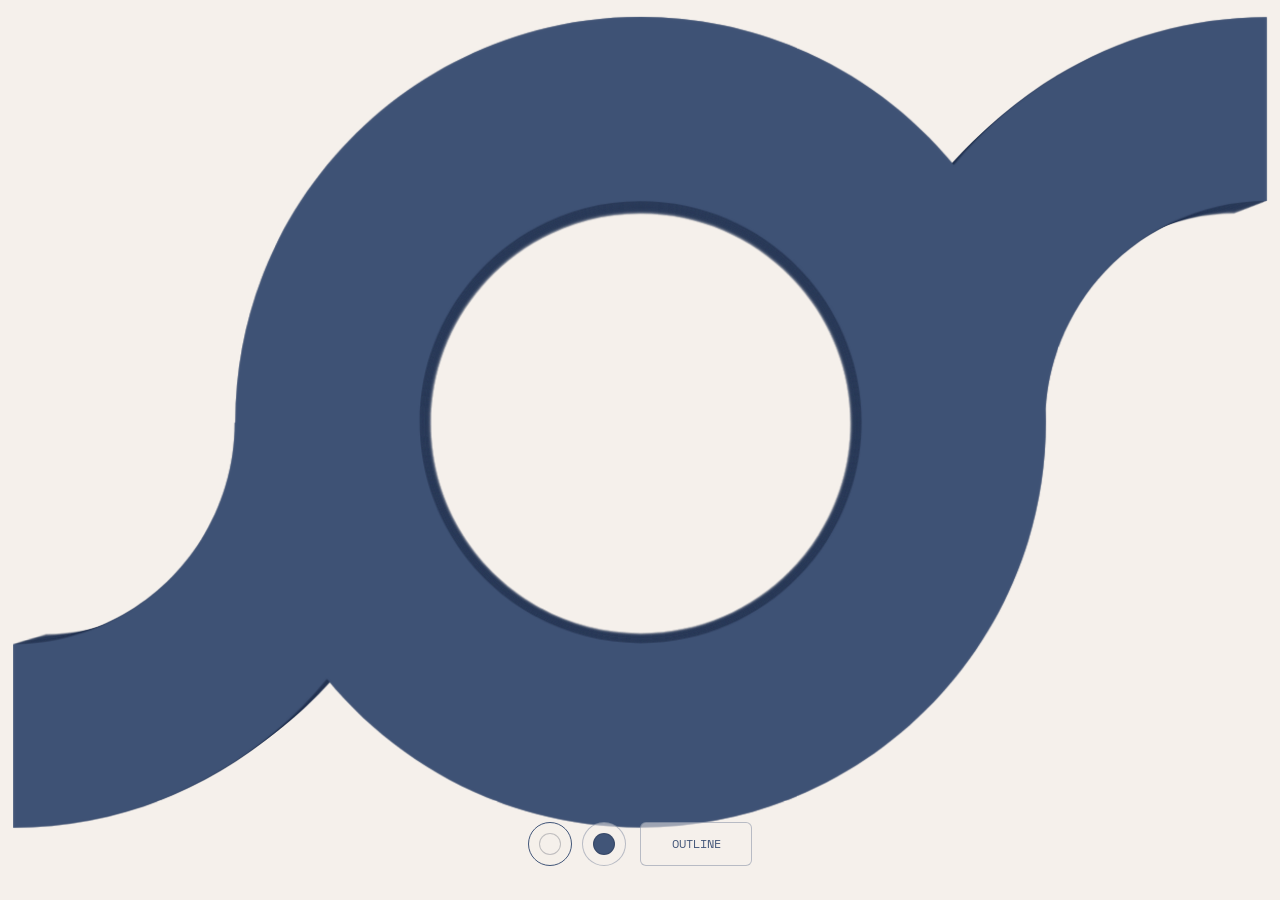
<file: torck_loop_embed/index.html>
<!doctype html>
<html lang="de">
<head>
<meta charset="utf-8">
<meta name="viewport" content="width=device-width, initial-scale=1">
<title>Torck Loop Embed</title>
<link rel="stylesheet" href="torck-loop.css">
<style>
  html,
  body {
    margin: 0;
    min-height: 100%;
  }

  body {
    background: #f5f0eb;
  }
</style>
</head>
<body>
  <section class="torck-loop-demo">
    <div class="torck-loop" data-torck-loop>
      <div class="torck-loop__stage">
        <div class="torck-loop__object"></div>
      </div>

      <div class="torck-loop__controls" aria-label="Torck Loop Darstellung">
        <div class="torck-loop__color-controls" aria-label="Hintergrundfarbe">
          <button type="button" data-torck-theme="cream" aria-label="Cream Hintergrund" aria-pressed="true">
            <span class="torck-loop__swatch torck-loop__swatch--cream"></span>
          </button>
          <button type="button" data-torck-theme="slate" aria-label="Slate Blue Hintergrund" aria-pressed="false">
            <span class="torck-loop__swatch torck-loop__swatch--slate"></span>
          </button>
        </div>

        <div class="torck-loop__loop-color-controls" aria-label="Loop Farbe auf blauem Hintergrund">
          <button type="button" data-torck-loop-color="yellow" aria-label="Electric Yellow Loop" aria-pressed="true">
            <span class="torck-loop__swatch torck-loop__swatch--yellow"></span>
          </button>
          <button type="button" data-torck-loop-color="cream" aria-label="Cream Loop" aria-pressed="false">
            <span class="torck-loop__swatch torck-loop__swatch--cream"></span>
          </button>
        </div>

        <button class="torck-loop__mode-button" type="button" data-torck-mode-toggle aria-label="Filled oder Outline wechseln" aria-pressed="false">
          <span data-torck-mode-label>Outline</span>
        </button>
      </div>
    </div>
  </section>

  <script src="torck-loop.js"></script>
</body>
</html>
</file>
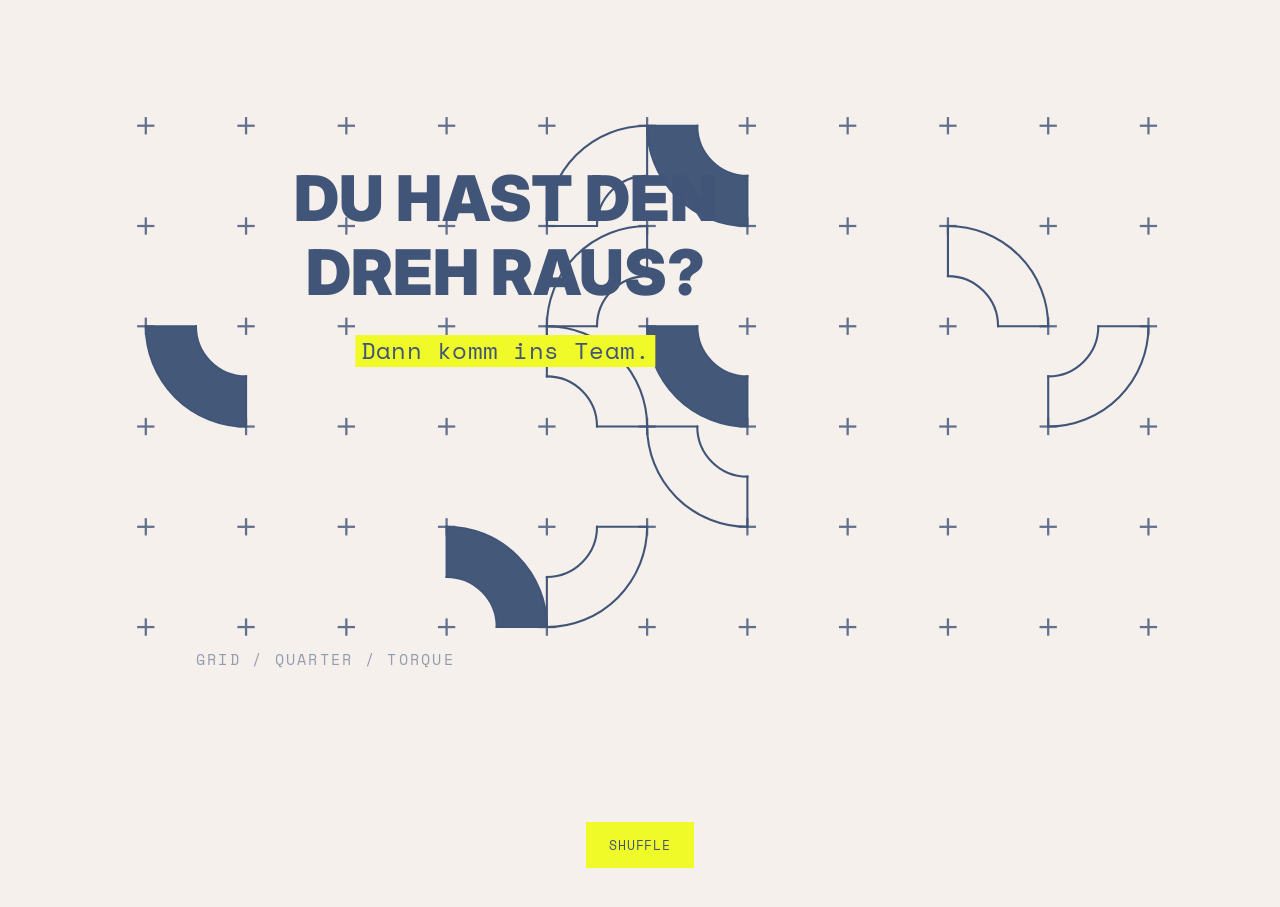
<file: torck_playground_embed/index.html>
<!doctype html>
<html lang="de">
<head>
<meta charset="utf-8" />
<meta name="viewport" content="width=device-width, initial-scale=1" />
<title>torck Playground Embed</title>
<link rel="stylesheet" href="torck-playground.css" />
</head>
<body>
  <main>
    <section class="torck-playground" aria-label="torck Code mit Drehmoment Playground">
      <div class="torck-playground__frame">
        <div class="torck-playground__copy" aria-label="Editierbare Headline und Subline">
          <div class="torck-playground__text-flow">
            <div class="torck-playground__headline" contenteditable="true" spellcheck="false">DU HAST DEN<br>DREH RAUS?</div>
          </div>
          <div class="torck-playground__subline" contenteditable="true" spellcheck="false">Dann komm ins Team.</div>
        </div>
        <svg class="torck-playground__motion" viewBox="0 0 960 600" role="img" aria-labelledby="torckMotionTitle">
          <title id="torckMotionTitle">Quarter-Module ordnen sich im Raster erst zu Kreisen und dann zu einem finalen Kreis.</title>
          <g data-torck-grid></g>
          <g data-torck-quarters></g>
          <text class="torck-playground__status" x="126" y="500">GRID / QUARTER / TORQUE</text>
        </svg>
      </div>
      <div class="torck-playground__controls">
        <button class="torck-playground__button" type="button" data-torck-shuffle>Shuffle</button>
      </div>
    </section>
  </main>
  <script src="torck-playground.js"></script>
</body>
</html>
</file>
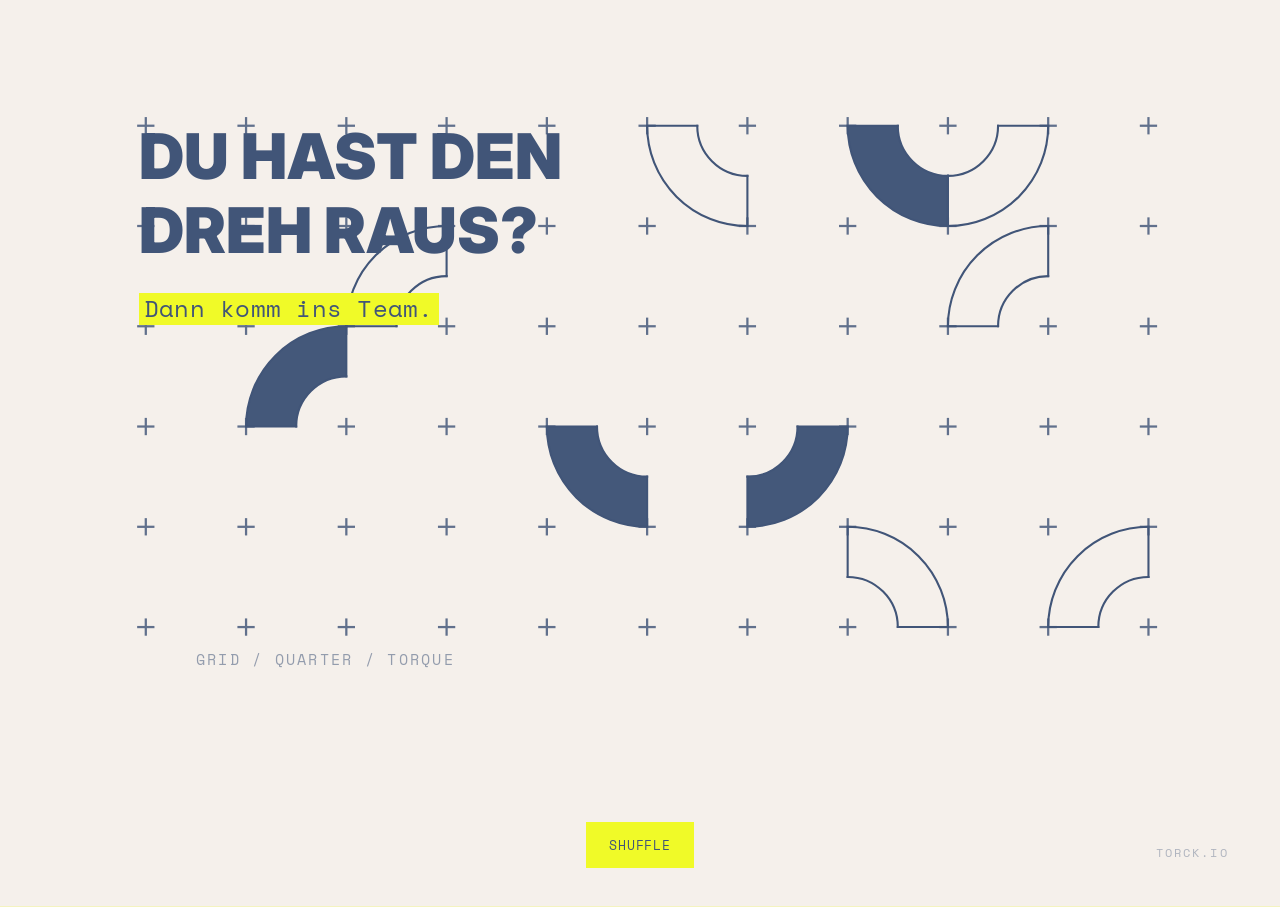
<file: torck_code_mit_drehmoment_hero.html>
<!doctype html>
<html lang="de">
<head>
<meta charset="utf-8" />
<meta name="viewport" content="width=device-width, initial-scale=1" />
<title>torck - Code mit Drehmoment</title>
<style>
  @font-face {
    font-family: "Inter";
    src: url("Fonts/Inter_28pt-Regular.ttf") format("truetype");
    font-weight: 400;
  }
  @font-face {
    font-family: "Inter";
    src: url("Fonts/Inter_28pt-Black.ttf") format("truetype");
    font-weight: 900;
  }
  @font-face {
    font-family: "Space Mono";
    src: url("Fonts/SpaceMono-Regular.ttf") format("truetype");
    font-weight: 400;
  }

  :root {
    --slate: #415578;
    --yellow: #f0fa28;
    --cream: #f5f0eb;
    --ink: #172033;
    --active-bg: var(--slate);
    --active-grid: var(--yellow);
    --active-quarter: var(--yellow);
    --active-headline: var(--cream);
    --active-status: rgba(240, 250, 40, 0.56);
  }

  * { box-sizing: border-box; }
  html, body { margin: 0; min-height: 100%; }
  body {
    font-family: "Inter", system-ui, sans-serif;
    background: var(--active-bg);
    color: var(--cream);
    -webkit-font-smoothing: antialiased;
    transition: background 520ms ease;
  }

  .hero {
    min-height: 100svh;
    display: flex;
    flex-direction: column;
    justify-content: center;
    gap: clamp(18px, 2.5vw, 34px);
    padding: clamp(20px, 3vw, 40px);
    overflow: hidden;
    position: relative;
  }

  .hero::after {
    content: "";
    position: absolute;
    left: 0;
    right: 0;
    bottom: 0;
    height: 1px;
    background: rgba(240, 250, 40, 0.22);
  }

  button {
    height: 46px;
    padding: 0 22px;
    border-radius: 0;
    border: 1px solid var(--yellow);
    background: var(--yellow);
    color: var(--slate);
    font: 400 13px/1 "Space Mono", monospace;
    letter-spacing: 0.06em;
    text-transform: uppercase;
    display: inline-flex;
    align-items: center;
    gap: 10px;
    cursor: pointer;
  }

  .playground-controls {
    display: flex;
    justify-content: center;
    align-items: center;
    min-height: 46px;
  }

  .stage {
    width: min(100%, 1440px);
    min-height: min(78svh, 820px);
    position: relative;
    display: grid;
    place-items: center;
    --motion-w: min(100%, 1380px);
    --grid-unit: calc(var(--motion-w) / 12);
    margin: 0 auto;
  }

  .playground-frame {
    position: relative;
    width: var(--motion-w);
    aspect-ratio: 16 / 10;
    overflow: hidden;
  }

  .stage-copy {
    position: absolute;
    z-index: 3;
    left: var(--copy-left, calc(var(--grid-unit) * 1));
    right: var(--copy-right, auto);
    top: var(--copy-top, calc(var(--grid-unit) * 1.2));
    bottom: var(--copy-bottom, auto);
    width: calc(var(--grid-unit) * 10);
    color: var(--cream);
    pointer-events: none;
    transition:
      left 760ms cubic-bezier(.58, 0, .14, 1),
      right 760ms cubic-bezier(.58, 0, .14, 1),
      top 760ms cubic-bezier(.58, 0, .14, 1),
      bottom 760ms cubic-bezier(.58, 0, .14, 1),
      transform 760ms cubic-bezier(.58, 0, .14, 1);
  }

  .stage-copy::before {
    content: "";
    float: right;
    width: calc(var(--grid-unit) * 2.35);
    height: calc(var(--grid-unit) * 2.35);
    margin-top: calc(var(--grid-unit) * 1.2);
    margin-left: calc(var(--grid-unit) * 0.25);
    shape-outside: circle(50%);
    border-radius: 50%;
  }

  .stage-text-flow {
    display: flow-root;
  }

  .stage-headline,
  .stage-subline {
    pointer-events: auto;
    outline: none;
  }

  .stage-headline {
    font-size: clamp(46px, 7vw, 96px);
    line-height: 0.82;
    font-weight: 900;
    letter-spacing: 0;
    text-transform: uppercase;
    font-variant-caps: all-small-caps;
    margin: 0;
    max-width: 100%;
    color: var(--active-headline);
  }

  .stage-subline {
    display: inline-block;
    width: auto;
    max-width: calc(var(--grid-unit) * 8);
    background: var(--yellow);
    color: var(--slate);
    font-family: "Space Mono", monospace;
    font-size: clamp(16px, 1.9vw, 26px);
    line-height: 1.08;
    font-weight: 400;
    letter-spacing: 0.01em;
    margin-top: clamp(22px, 3.2vw, 36px);
    padding: 0.08em 0.22em 0.14em;
    box-decoration-break: clone;
    -webkit-box-decoration-break: clone;
    white-space: nowrap;
    overflow: visible;
  }

  .stage-copy.is-center .stage-subline {
    margin-left: auto;
    margin-right: auto;
  }

  .stage-copy.is-right .stage-subline {
    margin-left: auto;
  }

  .stage-subline br {
    display: none;
  }

  .stage-headline:focus,
  .stage-subline:focus {
    text-shadow: 0 0 0.01px var(--cream);
  }

  .motion {
    width: 100%;
    height: 100%;
    aspect-ratio: 16 / 10;
    overflow: visible;
  }

  .grid-plus {
    stroke: var(--active-grid);
    stroke-width: 1.8;
    stroke-linecap: square;
    opacity: 0.82;
  }

  .quarter {
    transform-box: fill-box;
    transform-origin: 50% 50%;
    opacity: 0;
    transition:
      transform 980ms cubic-bezier(.58, 0, .14, 1),
      opacity 360ms ease;
  }

  .quarter path {
    fill: none;
    stroke: var(--active-quarter);
    stroke-width: 2.1;
    stroke-linecap: square;
    stroke-linejoin: miter;
    vector-effect: non-scaling-stroke;
  }

  .quarter .fill {
    fill: var(--active-quarter);
    stroke: none;
    opacity: 0.98;
  }

  .quarter.visible {
    opacity: 1;
  }

  .quarter.final {
    opacity: 0.78;
  }

  .quarter.final:nth-child(3n + 1) {
    opacity: 1;
  }

  #quarters.spinning {
    transform-box: view-box;
    transform-origin: var(--spin-x, 646px) var(--spin-y, 310px);
    animation: ringSpin 5600ms linear infinite;
  }

  @keyframes ringSpin {
    from { transform: rotate(0deg); }
    to { transform: rotate(360deg); }
  }


  .status {
    font-family: "Space Mono", monospace;
    fill: var(--active-status);
    font-size: 12px;
    letter-spacing: 0.15em;
  }

  .corner {
    position: absolute;
    right: clamp(24px, 4vw, 54px);
    bottom: clamp(20px, 4vw, 48px);
    color: var(--active-status);
    opacity: 0.7;
    font: 12px/1 "Space Mono", monospace;
    letter-spacing: 0.18em;
    text-transform: uppercase;
  }

  @media (max-width: 980px) {
    .hero {
      padding: 18px 14px 28px;
    }

    .stage {
      min-height: 74svh;
      --motion-w: 112vw;
    }

    .stage-copy {
      width: 88%;
    }

    .stage-copy::before {
      width: calc(var(--grid-unit) * 2.1);
      height: calc(var(--grid-unit) * 2.1);
      margin-top: calc(var(--grid-unit) * 1.35);
    }

    .stage-headline {
      font-size: clamp(40px, 13vw, 62px);
    }

    .stage-subline {
      font-size: clamp(15px, 4.5vw, 21px);
      margin-top: 18px;
    }

    .motion {
      width: 100%;
    }
  }

  @media (prefers-reduced-motion: reduce) {
    .quarter { transition: none; }
  }
</style>
</head>
<body>
  <main class="hero">
    <section class="stage" id="system" aria-label="Code mit Drehmoment Motion-Prototyp">
      <div class="playground-frame">
        <div class="stage-copy" aria-label="Editierbare Headline und Subline">
          <div class="stage-text-flow">
            <div class="stage-headline" contenteditable="true" spellcheck="false">DU HAST DEN<br>DREH RAUS?</div>
          </div>
          <div class="stage-subline" contenteditable="true" spellcheck="false">Dann komm ins Team.</div>
        </div>
        <svg class="motion" viewBox="0 0 960 600" role="img" aria-labelledby="motionTitle">
          <title id="motionTitle">Quarter-Module ordnen sich im Raster erst zu Kreisen und dann zu einem finalen Kreis.</title>
          <g id="grid"></g>
          <g id="quarters"></g>
          <text class="status" x="126" y="500">GRID / QUARTER / TORQUE</text>
        </svg>
      </div>
    </section>
    <div class="playground-controls">
      <button type="button" id="shuffle">Shuffle</button>
    </div>
    <div class="corner">torck.io</div>
  </main>

<script>
  const NS = "http://www.w3.org/2000/svg";
  const grid = document.getElementById("grid");
  const quartersLayer = document.getElementById("quarters");
  const shuffleButton = document.getElementById("shuffle");
  const stageCopy = document.querySelector(".stage-copy");
  const editableHeadline = document.querySelector(".stage-headline");
  const editableSubline = document.querySelector(".stage-subline");
  const cell = 80;
  const size = 80;
  const minX = 86;
  const minY = 70;
  const cols = 11;
  const rows = 6;
  let tileEls = [];
  let runId = 0;
  let lastLayoutIndex = -1;
  let lastThemeIndex = -1;
  let loopTimer = null;

  const outlineSegments = [
    `M ${size},0 A ${size} ${size} 0 0 1 0,${size}`,
    `M ${size / 2},0 A ${size / 2} ${size / 2} 0 0 1 0,${size / 2}`,
    `M ${size / 2},0 L ${size},0`,
    `M 0,${size / 2} L 0,${size}`,
  ];
  const fillSegment = `M ${size},0 A ${size} ${size} 0 0 1 0,${size} L 0,${size / 2} A ${size / 2} ${size / 2} 0 0 0 ${size / 2},0 Z`;

  for (let gx = 0; gx < cols; gx++) {
    for (let gy = 0; gy < rows; gy++) {
      const x = minX + gx * cell;
      const y = minY + gy * cell;
      const plus = document.createElementNS(NS, "g");
      plus.setAttribute("class", "grid-plus");
      plus.innerHTML = `<path d="M ${x - 6} ${y} L ${x + 6} ${y}" /><path d="M ${x} ${y - 6} L ${x} ${y + 6}" />`;
      grid.appendChild(plus);
    }
  }

  function shuffle(items) {
    const copy = items.slice();
    for (let i = copy.length - 1; i > 0; i--) {
      const j = Math.floor(Math.random() * (i + 1));
      [copy[i], copy[j]] = [copy[j], copy[i]];
    }
    return copy;
  }

  function slot(gx, gy, rot) {
    return { x: minX + gx * cell, y: minY + gy * cell, rot };
  }

  function circleSlots(originX, originY) {
    return [
      slot(originX, originY, 180),
      slot(originX + 1, originY, 270),
      slot(originX + 1, originY + 1, 0),
      slot(originX, originY + 1, 90),
    ];
  }

  const layouts = [
    {
      text: { left: "calc(var(--grid-unit) * 1)", top: "calc(var(--grid-unit) * 1.15)", right: "auto", bottom: "auto", transform: "none", align: "left" },
      finalOrigin: [7, 2],
      circleOrigins: [[2, 1], [5, 2], [8, 3]],
    },
    {
      text: { left: "auto", right: "calc(var(--grid-unit) * 1)", top: "calc(var(--grid-unit) * 1.1)", bottom: "auto", transform: "none", align: "right" },
      finalOrigin: [3, 3],
      circleOrigins: [[2, 2], [5, 1], [8, 2]],
    },
    {
      text: { left: "50%", top: "calc(var(--grid-unit) * 1.1)", right: "auto", bottom: "auto", transform: "translateX(-50%)", align: "center" },
      finalOrigin: [5, 3],
      circleOrigins: [[3, 2], [6, 2], [8, 1]],
    },
    {
      text: { left: "calc(var(--grid-unit) * 1)", top: "auto", right: "auto", bottom: "calc(var(--grid-unit) * 1)", transform: "none", align: "left" },
      finalOrigin: [7, 1],
      circleOrigins: [[2, 3], [5, 2], [8, 1]],
    },
    {
      text: { left: "auto", right: "calc(var(--grid-unit) * 1)", top: "auto", bottom: "calc(var(--grid-unit) * 1)", transform: "none", align: "right" },
      finalOrigin: [3, 1],
      circleOrigins: [[2, 1], [5, 2], [8, 3]],
    },
  ];

  const themes = [
    {
      bg: "#415578",
      grid: "#f0fa28",
      quarter: "#f0fa28",
      headline: "#f5f0eb",
      status: "rgba(240, 250, 40, 0.56)",
    },
    {
      bg: "#415578",
      grid: "#f5f0eb",
      quarter: "#f0fa28",
      headline: "#f5f0eb",
      status: "rgba(245, 240, 235, 0.46)",
    },
    {
      bg: "#415578",
      grid: "#f0fa28",
      quarter: "#f5f0eb",
      headline: "#f5f0eb",
      status: "rgba(240, 250, 40, 0.56)",
    },
    {
      bg: "#f5f0eb",
      grid: "#415578",
      quarter: "#f0fa28",
      headline: "#415578",
      status: "rgba(65, 85, 120, 0.54)",
    },
    {
      bg: "#f5f0eb",
      grid: "#f0fa28",
      quarter: "#415578",
      headline: "#415578",
      status: "rgba(65, 85, 120, 0.54)",
    },
    {
      bg: "#f5f0eb",
      grid: "#415578",
      quarter: "#415578",
      headline: "#415578",
      status: "rgba(65, 85, 120, 0.54)",
    },
  ];

  function randomSlots(count) {
    const all = [];
    for (let gx = 0; gx < cols - 1; gx++) {
      for (let gy = 0; gy < rows - 1; gy++) {
        all.push(slot(gx, gy, [0, 90, 180, 270][Math.floor(Math.random() * 4)]));
      }
    }
    return shuffle(all).slice(0, count);
  }

  function buildTile(index) {
    const group = document.createElementNS(NS, "g");
    group.setAttribute("class", "quarter");
    group.dataset.index = String(index);

    if (index % 4 === 0 || index % 7 === 0) {
      const fill = document.createElementNS(NS, "path");
      fill.setAttribute("class", "fill");
      fill.setAttribute("d", fillSegment);
      group.appendChild(fill);
    }

    outlineSegments.forEach((d) => {
      const path = document.createElementNS(NS, "path");
      path.setAttribute("d", d);
      group.appendChild(path);
    });

    quartersLayer.appendChild(group);
    return group;
  }

  function place(el, target) {
    el.style.transform = `translate(${target.x}px, ${target.y}px) rotate(${target.rot}deg)`;
  }

  function pickLayout() {
    let index = Math.floor(Math.random() * layouts.length);
    if (layouts.length > 1 && index === lastLayoutIndex) {
      index = (index + 1) % layouts.length;
    }
    lastLayoutIndex = index;
    return layouts[index];
  }

  function pickTheme() {
    let index = Math.floor(Math.random() * themes.length);
    if (themes.length > 1 && index === lastThemeIndex) {
      index = (index + 1) % themes.length;
    }
    lastThemeIndex = index;
    return themes[index];
  }

  function applyTheme(theme) {
    document.documentElement.style.setProperty("--active-bg", theme.bg);
    document.documentElement.style.setProperty("--active-grid", theme.grid);
    document.documentElement.style.setProperty("--active-quarter", theme.quarter);
    document.documentElement.style.setProperty("--active-headline", theme.headline);
    document.documentElement.style.setProperty("--active-status", theme.status);
  }

  function applyTextLayout(layout) {
    stageCopy.classList.toggle("is-center", layout.text.align === "center");
    stageCopy.classList.toggle("is-right", layout.text.align === "right");
    stageCopy.style.setProperty("--copy-left", layout.text.left);
    stageCopy.style.setProperty("--copy-right", layout.text.right);
    stageCopy.style.setProperty("--copy-top", layout.text.top);
    stageCopy.style.setProperty("--copy-bottom", layout.text.bottom);
    stageCopy.style.transform = layout.text.transform;
    stageCopy.style.textAlign = layout.text.align;
  }

  function run() {
    runId += 1;
    const currentRun = runId;
    if (loopTimer) window.clearTimeout(loopTimer);
    quartersLayer.classList.remove("spinning");
    quartersLayer.innerHTML = "";
    const layout = pickLayout();
    const theme = pickTheme();
    applyTextLayout(layout);
    applyTheme(theme);
    const count = 9 + Math.floor(Math.random() * 4);
    tileEls = Array.from({ length: count }, (_, index) => buildTile(index));

    const starts = randomSlots(count);
    const circleStage = layout.circleOrigins.flatMap(([gx, gy]) => circleSlots(gx, gy)).slice(0, count);
    const finalRing = circleSlots(layout.finalOrigin[0], layout.finalOrigin[1]);
    const finalStage = Array.from({ length: count }, (_, index) => finalRing[index % 4]);
    const spinCenterX = minX + (layout.finalOrigin[0] + 1) * cell;
    const spinCenterY = minY + (layout.finalOrigin[1] + 1) * cell;
    quartersLayer.style.setProperty("--spin-x", `${spinCenterX}px`);
    quartersLayer.style.setProperty("--spin-y", `${spinCenterY}px`);

    tileEls.forEach((el, index) => {
      el.classList.remove("visible", "final");
      el.style.transitionDelay = "0ms";
      place(el, starts[index]);
    });

    window.setTimeout(() => {
      if (currentRun !== runId) return;
      tileEls.forEach((el, index) => {
        el.classList.add("visible");
        el.style.transitionDelay = `${(index % 4) * 65}ms`;
      });
    }, 80);

    window.setTimeout(() => {
      if (currentRun !== runId) return;
      tileEls.forEach((el, index) => place(el, circleStage[index]));
    }, 1550);

    window.setTimeout(() => {
      if (currentRun !== runId) return;
      tileEls.forEach((el, index) => {
        el.classList.add("final");
        el.style.transitionDelay = `${index * 28}ms`;
        place(el, finalStage[index]);
      });
    }, 3400);

    window.setTimeout(() => {
      if (currentRun !== runId) return;
      quartersLayer.classList.add("spinning");
    }, 4700);

    loopTimer = window.setTimeout(() => {
      if (currentRun !== runId) return;
      run();
    }, 10300);
  }

  shuffleButton.addEventListener("click", run);
  [
    ["torck-stage-headline", editableHeadline],
    ["torck-stage-subline", editableSubline],
  ].forEach(([key, el]) => {
    const saved = window.localStorage.getItem(key);
    if (saved) el.innerHTML = saved;
    el.addEventListener("input", () => window.localStorage.setItem(key, el.innerHTML));
  });

  function normalizeSubline() {
    const normalized = editableSubline.innerText
      .replace(/\u00a0/g, " ")
      .replace(/\s+/g, " ")
      .trim();
    editableSubline.textContent = normalized || "Dann komm ins Team.";
    window.localStorage.setItem("torck-stage-subline", editableSubline.textContent);
  }
  normalizeSubline();
  editableSubline.addEventListener("blur", normalizeSubline);
  editableSubline.addEventListener("keydown", (event) => {
    if (event.key === "Enter") {
      event.preventDefault();
      editableSubline.blur();
    }
  });

  window.addEventListener("load", () => {
    run();
  });
</script>
</body>
</html>
</file>
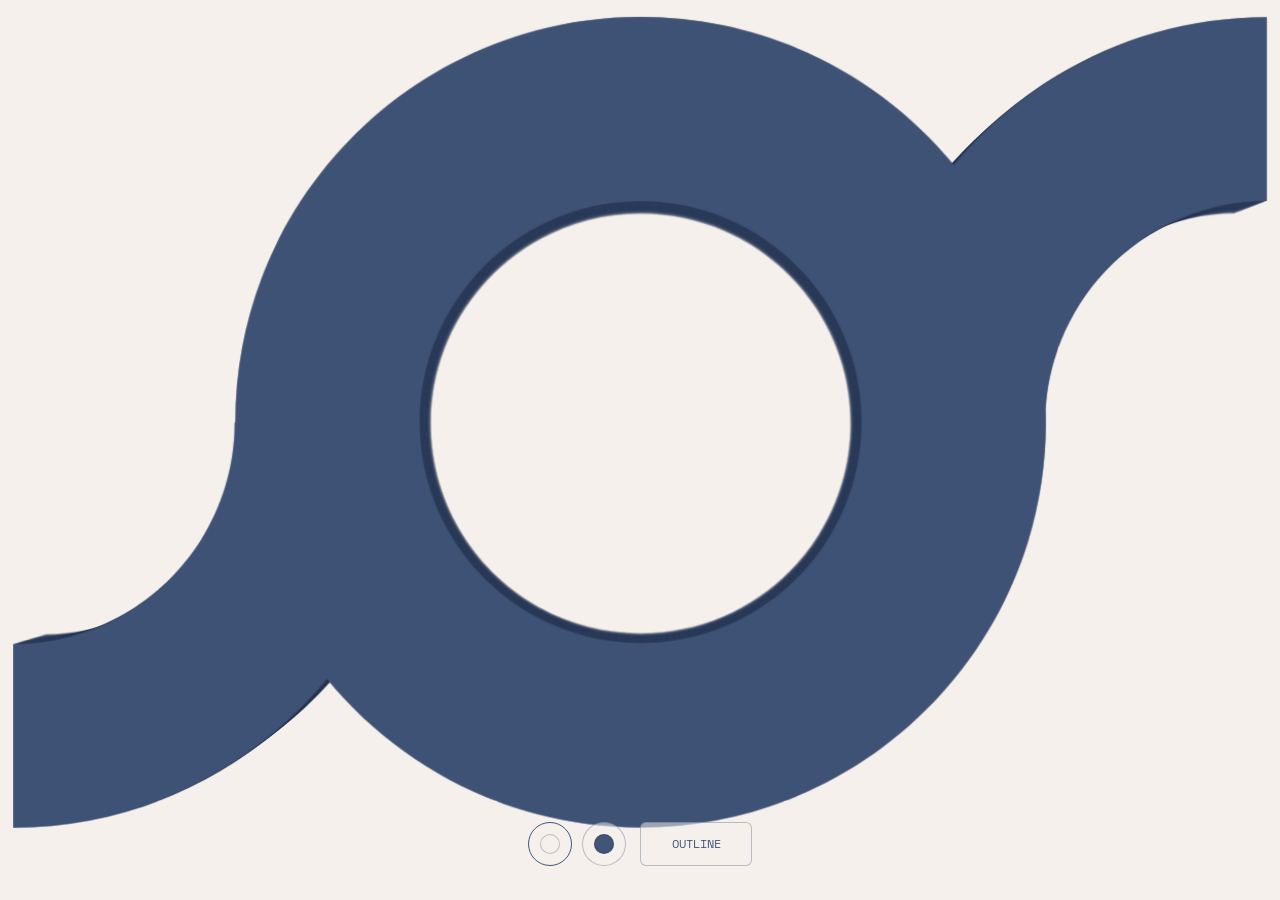
<file: torck_loop_3d_background.html>
<!doctype html>
<html lang="de">
<head>
<meta charset="utf-8">
<meta name="viewport" content="width=device-width, initial-scale=1">
<title>torck - Loop 3D Background</title>
<style>
  @font-face {
    font-family: "Inter";
    src: url("Fonts/Inter_28pt-Regular.ttf") format("truetype");
    font-weight: 400;
  }

  @font-face {
    font-family: "Inter";
    src: url("Fonts/Inter_28pt-Black.ttf") format("truetype");
    font-weight: 900;
  }

  @font-face {
    font-family: "Space Mono";
    src: url("Fonts/SpaceMono-Regular.ttf") format("truetype");
    font-weight: 400;
  }

  :root {
    --blue: #415578;
    --ink: #172033;
    --yellow: #f0fa28;
    --paper: #f5f0eb;
  }

  * {
    box-sizing: border-box;
  }

  html,
  body {
    margin: 0;
    min-height: 100%;
    overflow: hidden;
  }

  body {
    font-family: "Inter", system-ui, sans-serif;
    background: var(--paper);
    color: var(--ink);
    -webkit-font-smoothing: antialiased;
  }

  body.theme-slate {
    background: var(--blue);
  }

  .hero {
    min-height: 100svh;
    position: relative;
    isolation: isolate;
    display: grid;
    place-items: center;
    padding: clamp(18px, 3vw, 42px);
    overflow: hidden;
  }

  .background {
    position: absolute;
    inset: 0;
    z-index: -2;
    perspective: 1300px;
    overflow: hidden;
    background: var(--paper);
    transition: background 320ms ease;
  }

  body.theme-slate .background {
    background: var(--blue);
  }

  .loop-stage {
    position: absolute;
    left: 50%;
    top: 47%;
    width: min(1220px, 118vw);
    aspect-ratio: 220.48 / 142.59;
    transform: translate(-50%, -50%);
    transform-style: preserve-3d;
    cursor: grab;
    user-select: none;
    touch-action: none;
  }

  .loop-stage:active {
    cursor: grabbing;
  }

  .loop-object {
    position: absolute;
    inset: 0;
    transform-style: preserve-3d;
    animation: torqueTurn 14000ms cubic-bezier(.45, 0, .25, 1) infinite alternate;
    will-change: transform;
  }

  .loop-layer {
    position: absolute;
    inset: 0;
    overflow: visible;
    transform-style: preserve-3d;
  }

  .loop-layer svg {
    width: 100%;
    height: 100%;
    display: block;
    overflow: visible;
  }

  .loop-layer path {
    fill: var(--blue);
    stroke: transparent;
    stroke-width: 0;
    vector-effect: non-scaling-stroke;
    transition: fill 260ms ease, stroke 260ms ease, opacity 260ms ease;
  }

  .loop-layer.side path {
    fill: #2f3f5d;
  }

  .loop-layer.front path {
    fill: rgba(65, 85, 120, 0.9);
  }

  body.theme-slate .loop-layer path {
    fill: var(--yellow);
  }

  body.theme-slate .loop-layer.side path {
    fill: #c7d30d;
  }

  body.theme-slate .loop-layer.front path {
    fill: rgba(240, 250, 40, 0.94);
  }

  body.mode-outline .loop-layer {
    opacity: 0 !important;
  }

  body.mode-outline .loop-layer.side path {
    fill: transparent;
    stroke: rgba(23, 32, 51, 0.34);
    stroke-width: 1.25;
  }

  body.mode-outline .loop-layer.wire {
    opacity: 1 !important;
  }

  body.mode-outline .loop-layer.back path {
    stroke: rgba(23, 32, 51, 0.28);
    stroke-width: 1.15;
  }

  body.mode-outline .loop-layer.front path {
    fill: transparent;
    stroke: var(--ink);
    stroke-width: 1.55;
  }

  body.mode-outline .loop-layer.front {
    opacity: 1 !important;
  }

  body.theme-slate.mode-outline .loop-layer.side path {
    stroke: rgba(240, 250, 40, 0.34);
  }

  body.theme-slate.mode-outline .loop-layer.back path {
    stroke: rgba(240, 250, 40, 0.28);
  }

  body.theme-slate.mode-outline .loop-layer.front path {
    stroke: var(--yellow);
  }

  .controls {
    position: absolute;
    left: 50%;
    bottom: clamp(18px, 3vw, 34px);
    z-index: 3;
    transform: translateX(-50%);
    display: flex;
    align-items: center;
    gap: 10px;
  }

  .color-controls {
    display: flex;
    gap: 10px;
  }

  .loop-color-controls {
    display: none;
    gap: 10px;
  }

  body.theme-slate .loop-color-controls {
    display: flex;
  }

  button {
    width: 44px;
    height: 44px;
    border: 1px solid rgba(65, 85, 120, 0.34);
    border-radius: 999px;
    background: rgba(245, 240, 235, 0.52);
    color: var(--blue);
    display: grid;
    place-items: center;
    cursor: pointer;
    box-shadow: none;
    transition: transform 160ms ease, border-color 160ms ease, background 160ms ease;
  }

  .mode-button {
    width: auto;
    min-width: 112px;
    border-radius: 6px;
    margin-left: 4px;
    padding: 0 14px;
    font: 400 12px/1 "Space Mono", monospace;
    text-transform: uppercase;
  }

  button:hover {
    transform: translateY(-2px);
    border-color: currentColor;
  }

  button[aria-pressed="true"] {
    border-color: currentColor;
    background: rgba(245, 240, 235, 0.62);
  }

  body.theme-slate button {
    border-color: rgba(23, 32, 51, 0.28);
    color: var(--ink);
    background: rgba(245, 240, 235, 0.52);
  }

  .mode-button[aria-pressed="true"] {
    background: var(--ink);
    color: var(--paper);
    border-color: var(--ink);
  }

  body.theme-slate .mode-button[aria-pressed="true"] {
    background: var(--yellow);
    color: var(--ink);
    border-color: var(--yellow);
  }

  .swatch {
    width: 20px;
    height: 20px;
    border-radius: 999px;
    border: 1px solid rgba(23, 32, 51, 0.24);
  }

  .swatch.paper {
    background: var(--paper);
  }

  .swatch.slate {
    background: var(--blue);
  }

  .swatch.cream {
    background: var(--paper);
  }

  .swatch.yellow {
    background: var(--yellow);
  }

  .icon {
    width: 22px;
    height: 22px;
    display: block;
  }

  body.theme-slate.loop-cream .loop-layer path {
    fill: var(--paper);
  }

  body.theme-slate.loop-cream .loop-layer.side path {
    fill: #d6d0c9;
  }

  body.theme-slate.loop-cream .loop-layer.front path {
    fill: rgba(245, 240, 235, 0.94);
  }

  body.theme-slate.loop-cream.mode-outline .loop-layer.side path {
    stroke: rgba(245, 240, 235, 0.36);
  }

  body.theme-slate.loop-cream.mode-outline .loop-layer.back path {
    stroke: rgba(245, 240, 235, 0.28);
  }

  body.theme-slate.loop-cream.mode-outline .loop-layer.front path {
    stroke: var(--paper);
  }

  body.mode-outline .loop-layer path,
  body.theme-slate.loop-cream.mode-outline .loop-layer path {
    fill: transparent;
  }

  @keyframes torqueTurn {
    0% { transform: rotateX(60deg) rotateY(-25deg) rotateZ(-3deg); }
    45% { transform: rotateX(54deg) rotateY(10deg) rotateZ(1deg); }
    100% { transform: rotateX(63deg) rotateY(31deg) rotateZ(4deg); }
  }

  @media (max-width: 720px) {
    .hero {
      padding: 18px;
    }

    .loop-stage {
      left: 50%;
      top: 46%;
      width: 168vw;
    }

    .controls {
      bottom: 18px;
    }
  }
</style>
</head>
<body>
  <main class="hero">
    <div class="background" aria-hidden="true">
      <div class="loop-stage" id="loopStage">
        <div class="loop-object" id="loopObject"></div>
      </div>
    </div>

    <div class="controls" aria-label="Loop Darstellung">
      <div class="color-controls" aria-label="Hintergrundfarbe">
        <button type="button" data-theme="paper" aria-label="Cream Hintergrund" aria-pressed="true">
          <span class="swatch paper"></span>
        </button>
        <button type="button" data-theme="slate" aria-label="Slate Blue Hintergrund" aria-pressed="false">
          <span class="swatch slate"></span>
        </button>
      </div>
      <div class="loop-color-controls" aria-label="Loop Farbe auf blauem Hintergrund">
        <button type="button" data-loop-color="yellow" aria-label="Electric Yellow Loop" aria-pressed="true">
          <span class="swatch yellow"></span>
        </button>
        <button type="button" data-loop-color="cream" aria-label="Cream Loop" aria-pressed="false">
          <span class="swatch cream"></span>
        </button>
      </div>
      <button class="mode-button" type="button" data-mode-toggle aria-label="Filled oder Outline wechseln" aria-pressed="false">
        <span data-mode-label>Outline</span>
      </button>
    </div>
  </main>

<script>
(() => {
  const loopObject = document.getElementById("loopObject");
  const loopStage = document.getElementById("loopStage");
  const path = "M165.45,26.08C152.38,10.16,132.55,0,110.35,0,70.99,0,39.08,31.91,39.08,71.27c0,.02,0,.04,0,.05h-.1C38.99,92.82,21.5,110.31,0,110.31v32.28c22.22,0,42.1-10.22,55.17-26.21,13.07,15.97,32.93,26.16,55.17,26.16,39.36,0,71.27-31.91,71.27-71.27,0-.78-.02-1.56-.04-2.33,1.24-20.39,18.21-36.6,38.91-36.6V.05c-22.13,0-41.94,10.14-55.02,26.02ZM110.35,110.13c-21.46,0-38.86-17.4-38.86-38.86s17.4-38.86,38.86-38.86,38.86,17.4,38.86,38.86-17.4,38.86-38.86,38.86Z";
  const depth = 68;
  const layers = 30;
  let drag = false;
  let lastX = 0;
  let lastY = 0;
  let rx = 58;
  let ry = -20;
  let rz = -2;

  function svgLayer(className, z, opacity) {
    const layer = document.createElement("div");
    layer.className = `loop-layer ${className}`;
    layer.style.transform = `translateZ(${z}px)`;
    layer.style.opacity = opacity;
    layer.innerHTML = `
      <svg viewBox="0 0 220.48 142.59" role="img" aria-label="Torck Loop">
        <path d="${path}"></path>
      </svg>
    `;
    return layer;
  }

  for (let i = 0; i < layers; i += 1) {
    const t = i / (layers - 1);
    const z = -depth / 2 + depth * t;
    const opacity = 0.26 + t * 0.46;
    const wireClass = i === 0 ? " wire back" : (i % 8 === 0 ? " wire" : "");
    loopObject.appendChild(svgLayer(`side${wireClass}`, z, opacity.toFixed(3)));
  }
  loopObject.appendChild(svgLayer("front", depth / 2 + 1, 1));

  function applyDragTransform() {
    loopObject.style.animation = "none";
    loopObject.style.transform = `rotateX(${rx}deg) rotateY(${ry}deg) rotateZ(${rz}deg)`;
  }

  loopStage.addEventListener("pointerdown", event => {
    drag = true;
    lastX = event.clientX;
    lastY = event.clientY;
    loopStage.setPointerCapture(event.pointerId);
    applyDragTransform();
  });

  loopStage.addEventListener("pointermove", event => {
    if (!drag) return;
    const dx = event.clientX - lastX;
    const dy = event.clientY - lastY;
    lastX = event.clientX;
    lastY = event.clientY;
    ry += dx * 0.32;
    rx -= dy * 0.22;
    rx = Math.max(18, Math.min(78, rx));
    applyDragTransform();
  });

  loopStage.addEventListener("pointerup", event => {
    drag = false;
    try {
      loopStage.releasePointerCapture(event.pointerId);
    } catch (error) {
      // Pointer capture may already be released.
    }
  });

  const uiState = {
    theme: "paper",
    mode: "fill",
    loopColor: "yellow"
  };

  const themeButtons = document.querySelectorAll("[data-theme]");
  const loopColorButtons = document.querySelectorAll("[data-loop-color]");
  const modeButton = document.querySelector("[data-mode-toggle]");
  const modeLabel = document.querySelector("[data-mode-label]");

  function syncUi() {
    document.body.classList.toggle("theme-slate", uiState.theme === "slate");
    document.body.classList.toggle("loop-cream", uiState.theme === "slate" && uiState.loopColor === "cream");
    document.body.classList.toggle("mode-outline", uiState.mode === "outline");

    themeButtons.forEach(button => {
      button.setAttribute("aria-pressed", String(button.dataset.theme === uiState.theme));
    });

    loopColorButtons.forEach(button => {
      button.setAttribute("aria-pressed", String(button.dataset.loopColor === uiState.loopColor));
    });

    modeButton.setAttribute("aria-pressed", String(uiState.mode === "outline"));
    modeLabel.textContent = uiState.mode === "outline" ? "Fill" : "Outline";
  }

  themeButtons.forEach(button => {
    button.addEventListener("click", () => {
      uiState.theme = button.dataset.theme;
      if (uiState.theme !== "slate") uiState.loopColor = "yellow";
      syncUi();
    });
  });

  loopColorButtons.forEach(button => {
    button.addEventListener("click", () => {
      uiState.loopColor = button.dataset.loopColor;
      uiState.theme = "slate";
      syncUi();
    });
  });

  modeButton.addEventListener("click", () => {
    uiState.mode = uiState.mode === "outline" ? "fill" : "outline";
    syncUi();
  });

  syncUi();
})();
</script>
</body>
</html>
</file>
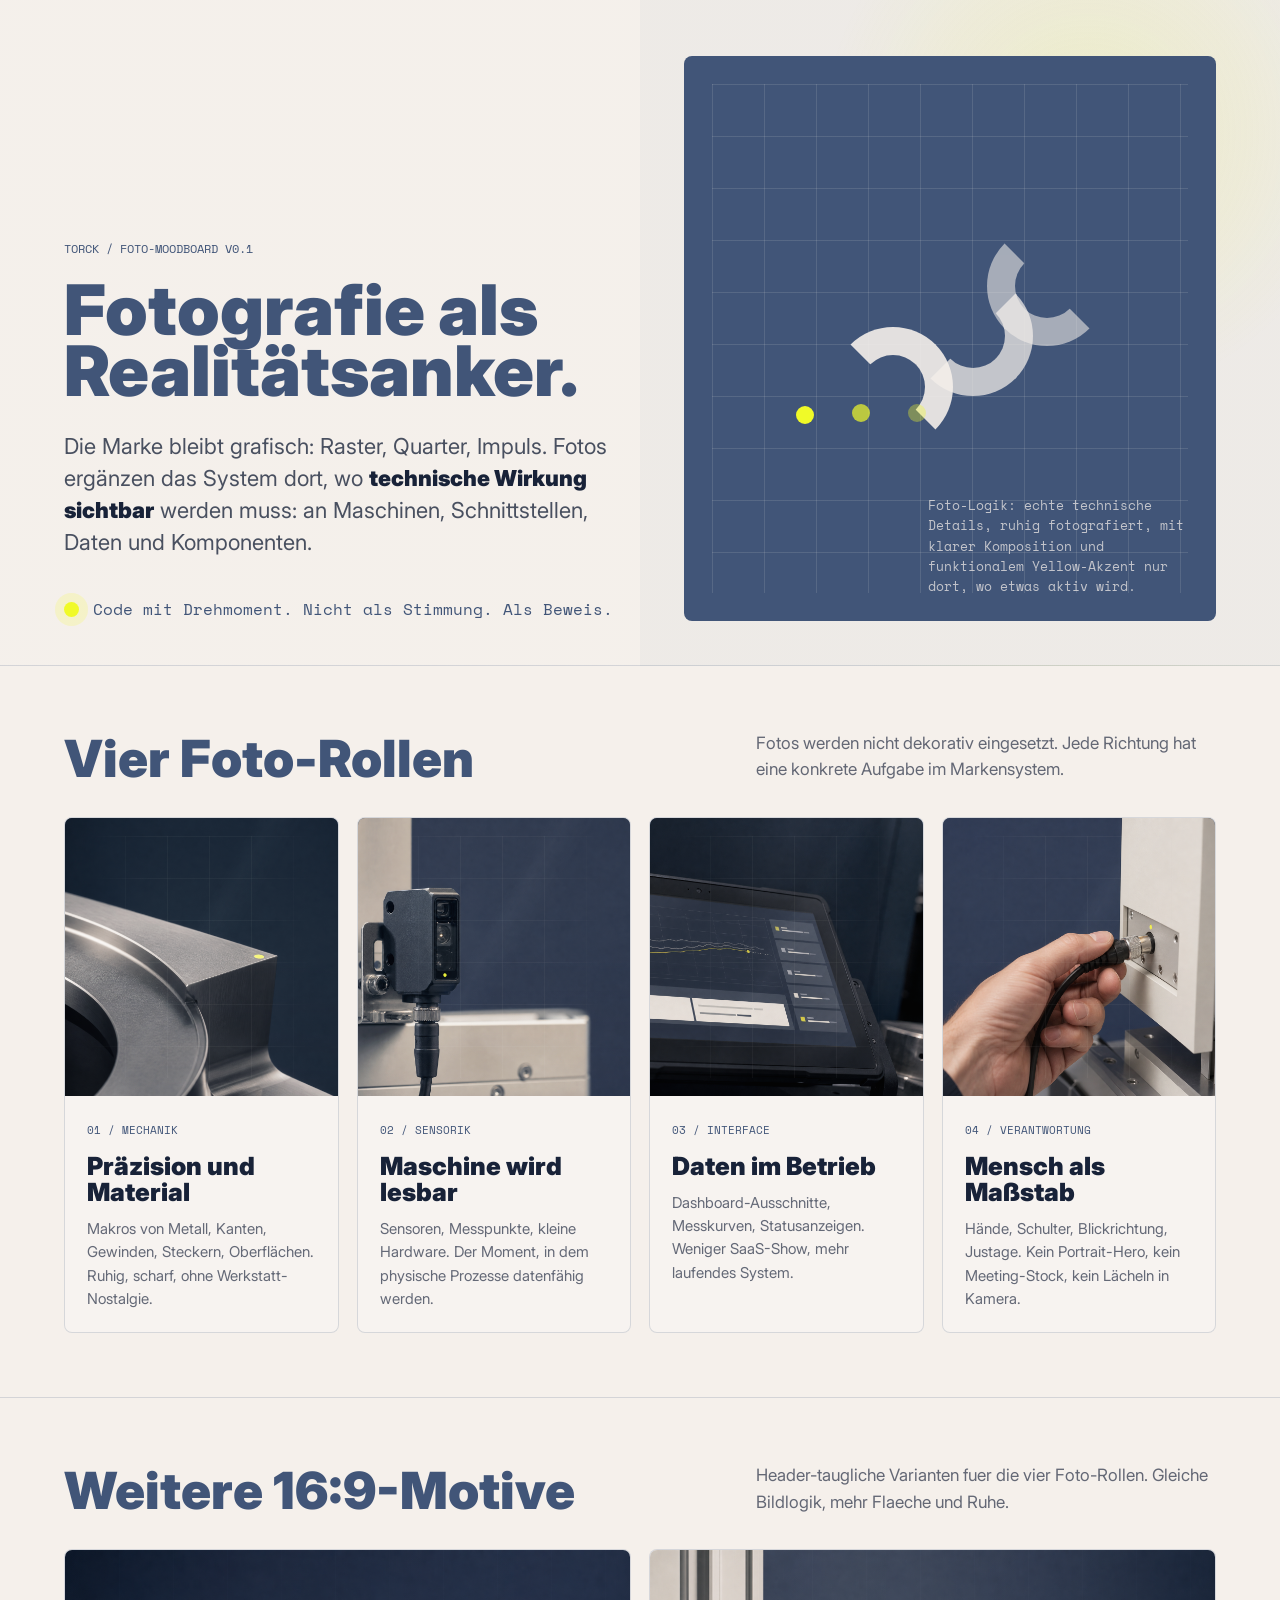
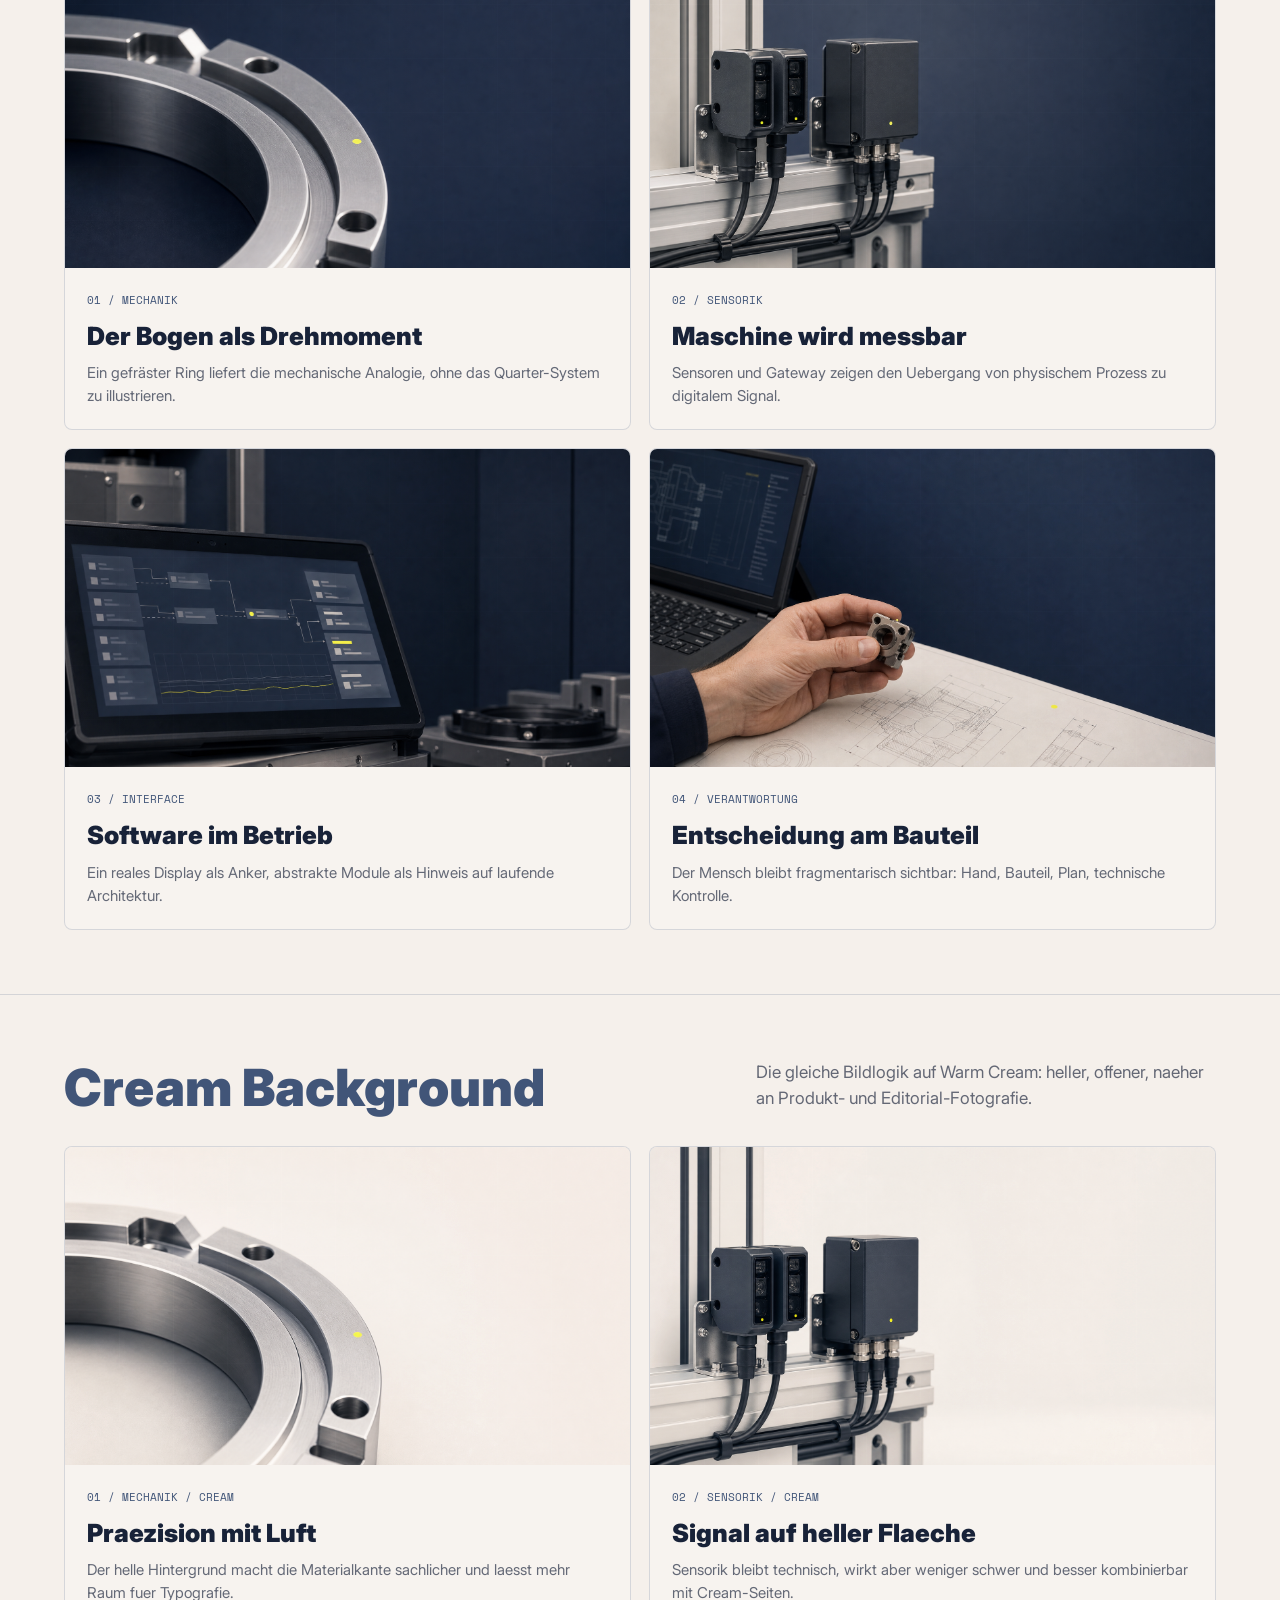
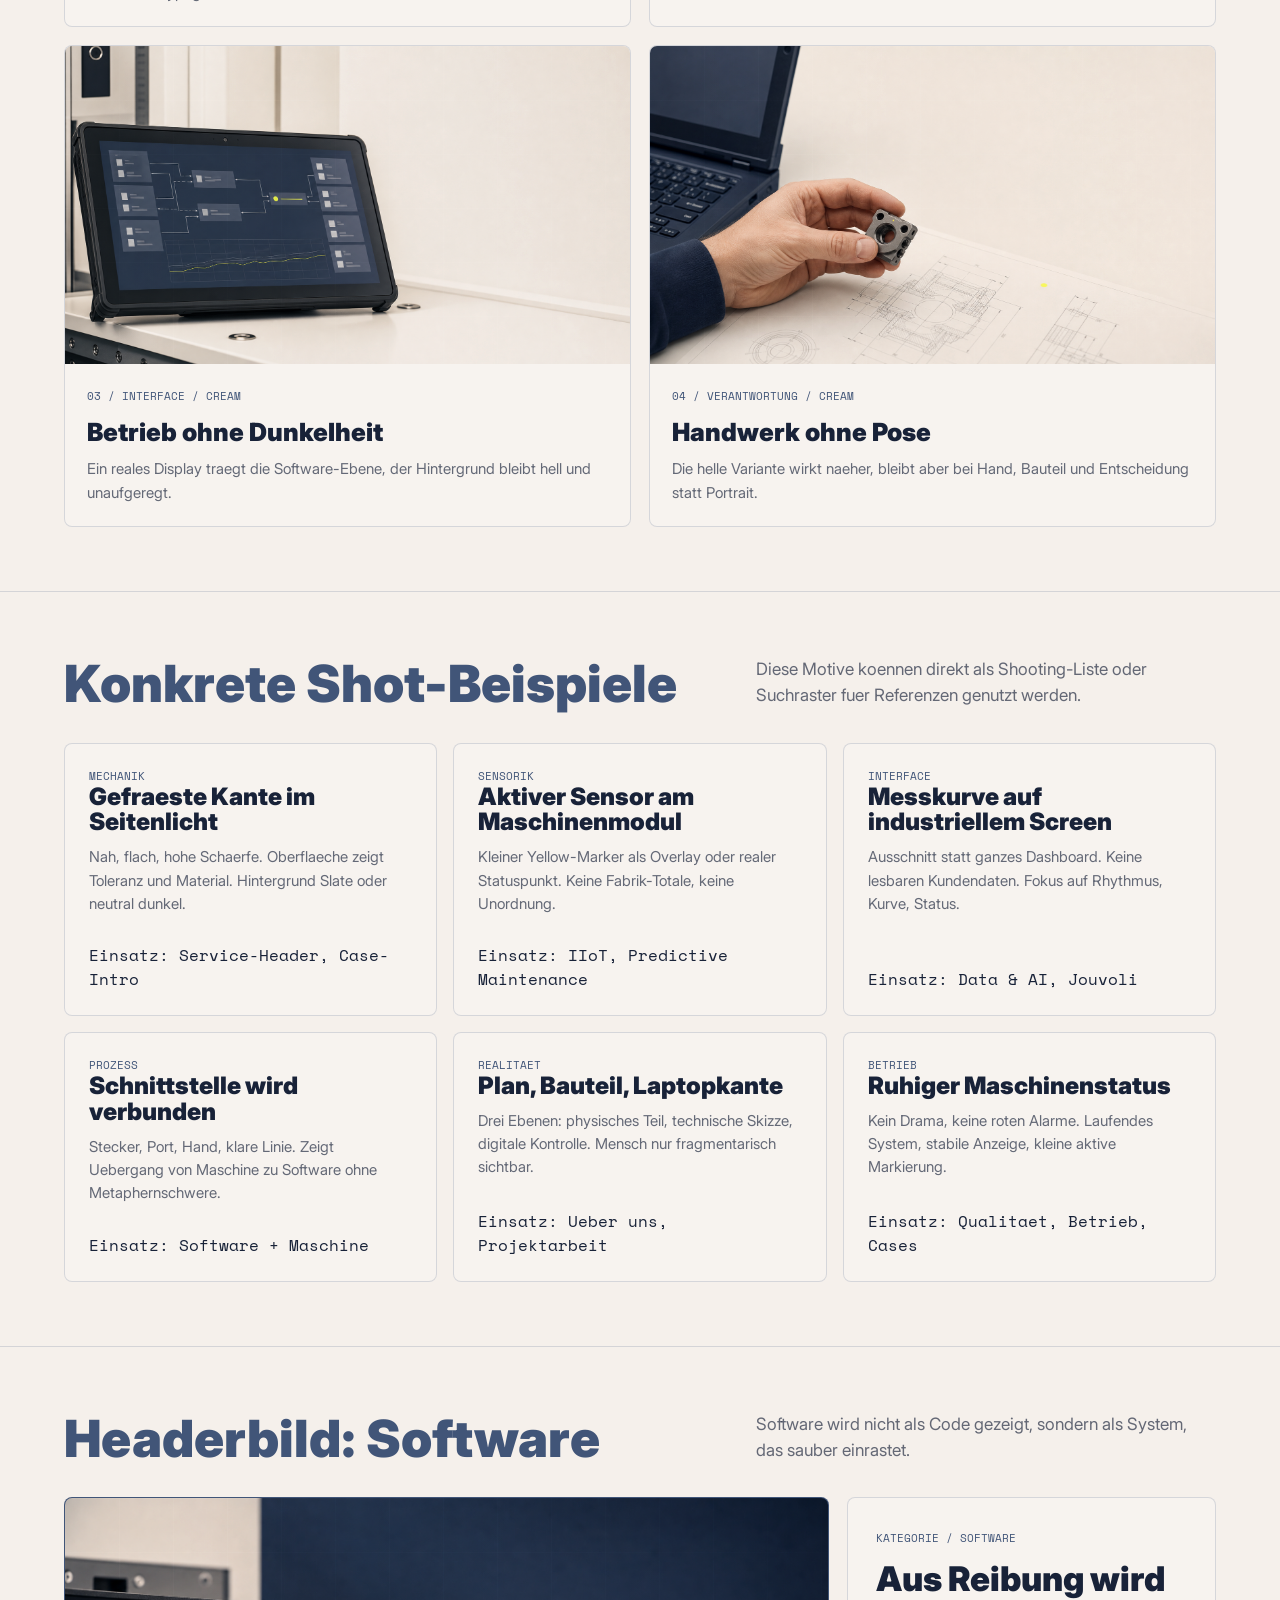
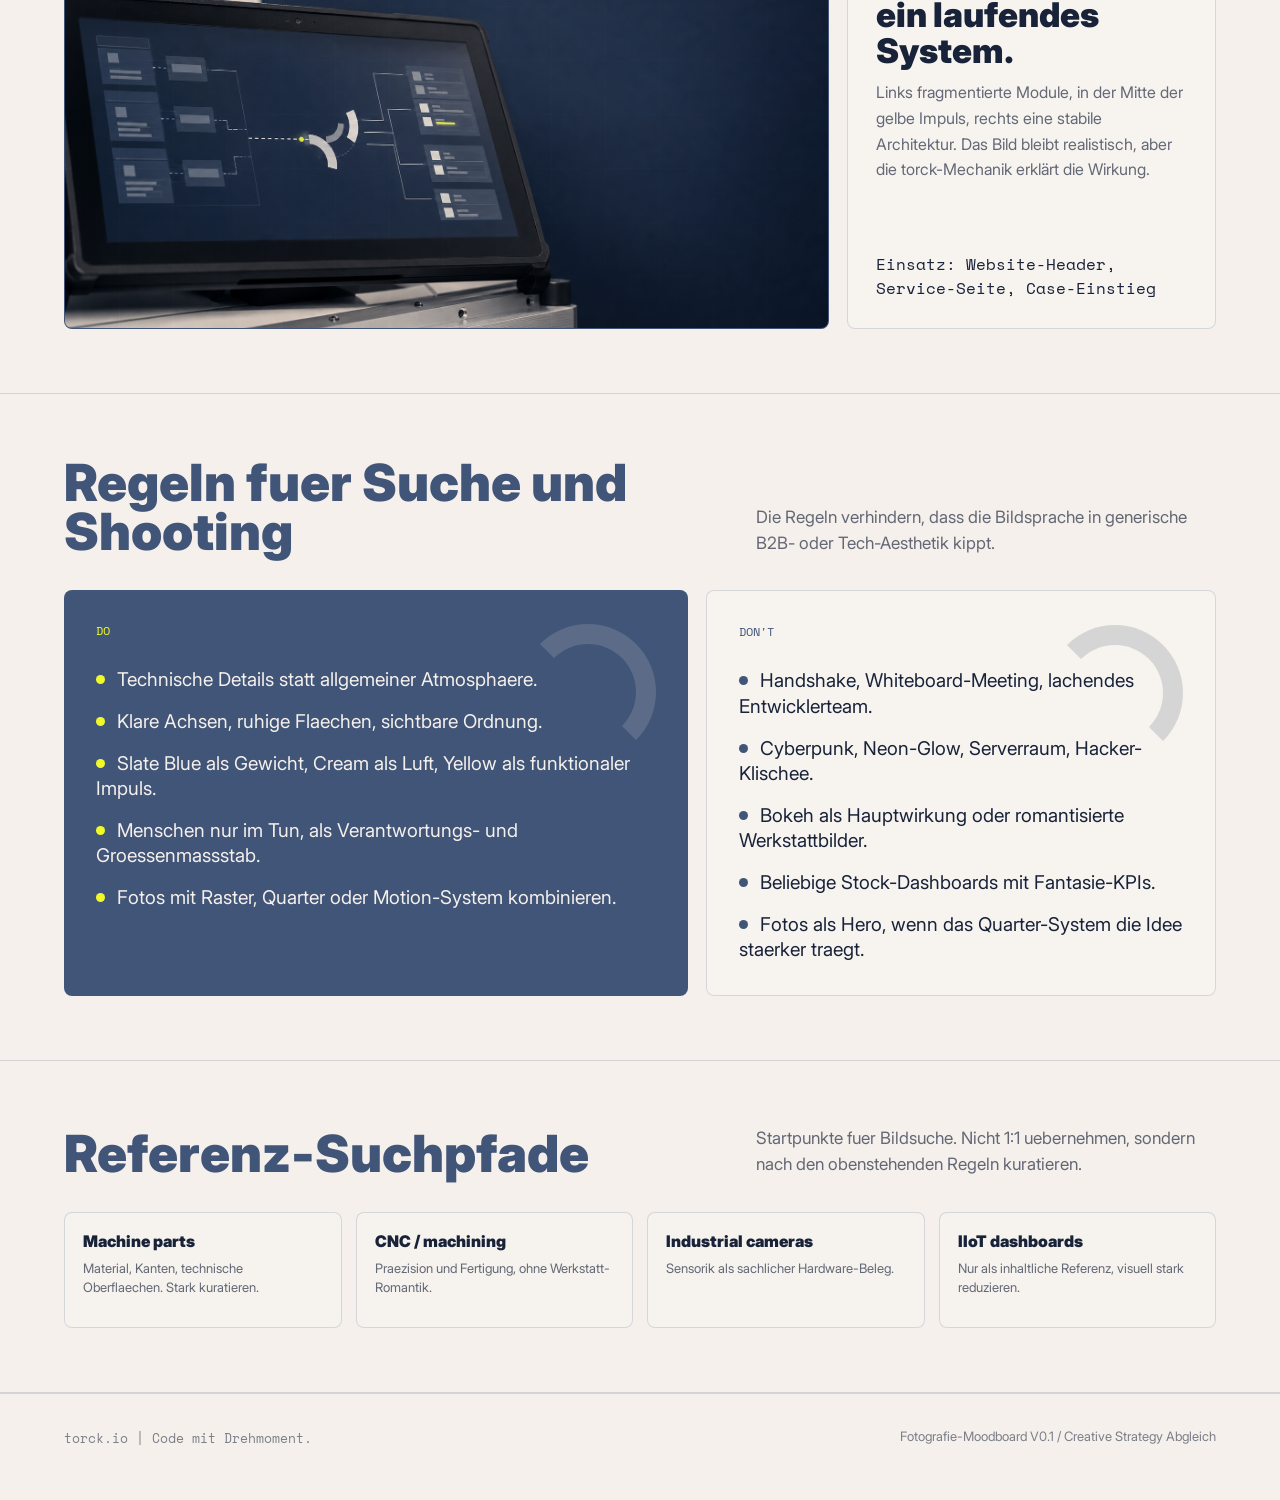
<file: torck_photo_moodboard.html>
<!doctype html>
<html lang="de">
<head>
  <meta charset="utf-8">
  <meta name="viewport" content="width=device-width, initial-scale=1">
  <title>torck Fotografie Moodboard</title>
  <style>
    @font-face {
      font-family: "Inter";
      src: url("Fonts/Inter_28pt-Regular.ttf") format("truetype");
      font-weight: 400;
    }

    @font-face {
      font-family: "Inter";
      src: url("Fonts/Inter_28pt-Black.ttf") format("truetype");
      font-weight: 900;
    }

    @font-face {
      font-family: "Space Mono";
      src: url("Fonts/SpaceMono-Regular.ttf") format("truetype");
      font-weight: 400;
    }

    :root {
      --slate: #415578;
      --yellow: #f0fa28;
      --cream: #f5f0eb;
      --ink: #182238;
      --muted: rgba(24, 34, 56, 0.66);
      --line: rgba(65, 85, 120, 0.18);
    }

    * {
      box-sizing: border-box;
    }

    body {
      margin: 0;
      background: var(--cream);
      color: var(--ink);
      font-family: "Inter", Arial, sans-serif;
      letter-spacing: 0;
    }

    .page {
      min-height: 100vh;
    }

    .hero {
      min-height: 74vh;
      display: grid;
      grid-template-columns: minmax(0, 1.03fr) minmax(420px, 0.97fr);
      gap: 56px;
      align-items: end;
      padding: 56px 64px 44px;
      background:
        linear-gradient(90deg, rgba(245, 240, 235, 0.95) 0 50%, rgba(65, 85, 120, 0.04) 50%),
        radial-gradient(circle at 85% 20%, rgba(240, 250, 40, 0.18), transparent 22%),
        var(--cream);
      border-bottom: 1px solid var(--line);
    }

    .eyebrow,
    .meta,
    .tag,
    .caption,
    .rule-label,
    .shot-label {
      font-family: "Space Mono", monospace;
    }

    .eyebrow {
      font-size: 12px;
      text-transform: uppercase;
      color: var(--slate);
      margin-bottom: 22px;
    }

    h1 {
      font-size: clamp(46px, 5.45vw, 86px);
      line-height: 0.88;
      margin: 0;
      font-weight: 900;
      color: var(--slate);
      max-width: 660px;
      overflow-wrap: normal;
    }

    .hero-copy {
      max-width: 680px;
      margin-top: 30px;
      font-size: 22px;
      line-height: 1.45;
      color: rgba(24, 34, 56, 0.78);
    }

    .hero-copy strong {
      color: var(--ink);
    }

    .signal {
      display: flex;
      gap: 14px;
      align-items: center;
      margin-top: 38px;
      color: var(--slate);
    }

    .signal-dot {
      width: 15px;
      height: 15px;
      background: var(--yellow);
      border-radius: 50%;
      box-shadow: 0 0 0 9px rgba(240, 250, 40, 0.18);
    }

    .hero-board {
      align-self: stretch;
      min-height: 520px;
      background: var(--slate);
      position: relative;
      overflow: hidden;
      border-radius: 8px;
      display: grid;
      grid-template-columns: repeat(8, 1fr);
      grid-template-rows: repeat(8, 1fr);
      padding: 28px;
    }

    .hero-board::before {
      content: "";
      position: absolute;
      inset: 28px;
      background-image:
        linear-gradient(rgba(245, 240, 235, 0.12) 1px, transparent 1px),
        linear-gradient(90deg, rgba(245, 240, 235, 0.12) 1px, transparent 1px);
      background-size: 52px 52px;
    }

    .hero-board::after {
      content: "";
      position: absolute;
      width: 18px;
      height: 18px;
      left: 21%;
      top: 62%;
      background: var(--yellow);
      border-radius: 50%;
      box-shadow: 56px -2px 0 rgba(240, 250, 40, 0.7), 112px -2px 0 rgba(240, 250, 40, 0.35);
    }

    .quarter {
      position: absolute;
      width: 120px;
      height: 120px;
      border: 28px solid var(--cream);
      border-left-color: transparent;
      border-bottom-color: transparent;
      border-radius: 50%;
      opacity: 0.9;
    }

    .q1 { left: 28%; top: 48%; transform: rotate(0deg); }
    .q2 { left: 43%; top: 39%; transform: rotate(90deg); opacity: 0.72; }
    .q3 { left: 57%; top: 30%; transform: rotate(180deg); opacity: 0.56; }

    .hero-note {
      position: absolute;
      right: 28px;
      bottom: 25px;
      width: 260px;
      color: rgba(245, 240, 235, 0.72);
      font-size: 13px;
      line-height: 1.55;
    }

    .section {
      padding: 64px;
      border-bottom: 1px solid var(--line);
    }

    .section-head {
      display: flex;
      justify-content: space-between;
      gap: 40px;
      align-items: end;
      margin-bottom: 34px;
    }

    h2 {
      font-size: clamp(34px, 4vw, 64px);
      line-height: 0.96;
      margin: 0;
      color: var(--slate);
      font-weight: 900;
      max-width: 780px;
    }

    .section-kicker {
      max-width: 460px;
      color: var(--muted);
      font-size: 17px;
      line-height: 1.55;
    }

    .mood-grid {
      display: grid;
      grid-template-columns: repeat(4, minmax(0, 1fr));
      gap: 18px;
    }

    .tile {
      border: 1px solid var(--line);
      background: rgba(255, 255, 255, 0.24);
      border-radius: 8px;
      overflow: hidden;
    }

    .plate {
      height: 278px;
      position: relative;
      overflow: hidden;
      background: var(--slate);
    }

    .plate img {
      display: block;
      width: 100%;
      height: 100%;
      object-fit: cover;
      filter: saturate(0.9) contrast(0.98);
    }

    .plate::after {
      content: "";
      position: absolute;
      inset: 0;
      background:
        linear-gradient(120deg, transparent 0 44%, rgba(245, 240, 235, 0.12) 48%, transparent 55%),
        linear-gradient(0deg, rgba(24, 34, 56, 0.22), transparent 52%);
      mix-blend-mode: soft-light;
      opacity: 0.72;
      pointer-events: none;
    }

    .plate-photo::before {
      content: "";
      position: absolute;
      inset: 18px;
      z-index: 1;
      pointer-events: none;
      background-image:
        linear-gradient(rgba(245, 240, 235, 0.13) 1px, transparent 1px),
        linear-gradient(90deg, rgba(245, 240, 235, 0.13) 1px, transparent 1px);
      background-size: 42px 42px;
      opacity: 0.32;
      mask-image: linear-gradient(90deg, transparent, #000 28%, #000 72%, transparent);
    }

    .plate-mechanic {
      background:
        repeating-linear-gradient(90deg, rgba(245, 240, 235, 0.12) 0 2px, transparent 2px 25px),
        radial-gradient(circle at 42% 52%, rgba(245, 240, 235, 0.86) 0 12%, transparent 12.4%),
        radial-gradient(circle at 42% 52%, transparent 0 23%, rgba(245, 240, 235, 0.7) 23.4% 29%, transparent 29.4%),
        linear-gradient(135deg, #2e3b56, var(--slate));
    }

    .plate-mechanic .cut {
      position: absolute;
      left: 34px;
      bottom: 34px;
      width: 74%;
      height: 62px;
      border-top: 1px solid rgba(240, 250, 40, 0.85);
      border-bottom: 1px solid rgba(245, 240, 235, 0.23);
      transform: skewY(-7deg);
    }

    .plate-sensor {
      background:
        linear-gradient(90deg, rgba(245, 240, 235, 0.08) 1px, transparent 1px),
        linear-gradient(rgba(245, 240, 235, 0.08) 1px, transparent 1px),
        linear-gradient(145deg, #303d58, #526789);
      background-size: 38px 38px, 38px 38px, auto;
    }

    .sensor-body {
      position: absolute;
      left: 20%;
      top: 25%;
      width: 58%;
      height: 36%;
      border: 2px solid rgba(245, 240, 235, 0.7);
      border-radius: 4px;
      background: rgba(245, 240, 235, 0.08);
      box-shadow: 28px 34px 0 rgba(24, 34, 56, 0.25);
    }

    .sensor-body::before,
    .sensor-body::after {
      content: "";
      position: absolute;
      border-radius: 50%;
    }

    .sensor-body::before {
      width: 52px;
      height: 52px;
      left: 24px;
      top: 22px;
      border: 13px solid rgba(245, 240, 235, 0.72);
    }

    .sensor-body::after {
      width: 13px;
      height: 13px;
      right: 25px;
      top: 30px;
      background: var(--yellow);
    }

    .plate-interface {
      background:
        linear-gradient(135deg, rgba(245, 240, 235, 0.08), transparent 42%),
        var(--slate);
    }

    .screen {
      position: absolute;
      inset: 34px 28px;
      border: 1px solid rgba(245, 240, 235, 0.5);
      border-radius: 5px;
      background:
        linear-gradient(rgba(245, 240, 235, 0.12) 1px, transparent 1px),
        linear-gradient(90deg, rgba(245, 240, 235, 0.12) 1px, transparent 1px),
        rgba(24, 34, 56, 0.24);
      background-size: 28px 28px;
    }

    .screen svg {
      position: absolute;
      inset: 22px;
      width: calc(100% - 44px);
      height: calc(100% - 44px);
    }

    .plate-human {
      background:
        radial-gradient(circle at 68% 33%, rgba(245, 240, 235, 0.16) 0 9%, transparent 9.4%),
        linear-gradient(145deg, #2b3852, var(--slate));
    }

    .hand {
      position: absolute;
      left: 7%;
      bottom: -10%;
      width: 60%;
      height: 44%;
      background: rgba(245, 240, 235, 0.78);
      border-radius: 44% 8px 8px 22%;
      transform: rotate(-10deg);
      clip-path: polygon(0 38%, 55% 0, 100% 16%, 92% 57%, 62% 64%, 48% 100%, 0 100%);
    }

    .plan-line {
      position: absolute;
      right: 32px;
      bottom: 44px;
      width: 46%;
      height: 1px;
      background: var(--yellow);
      box-shadow: 0 -36px 0 rgba(245, 240, 235, 0.34), 0 -72px 0 rgba(245, 240, 235, 0.18);
    }

    .tile-body {
      padding: 22px;
    }

    .tag {
      display: inline-flex;
      margin-bottom: 15px;
      color: var(--slate);
      font-size: 11px;
      text-transform: uppercase;
    }

    h3 {
      margin: 0 0 12px;
      color: var(--ink);
      font-size: 25px;
      line-height: 1.05;
      font-weight: 900;
    }

    .tile p {
      margin: 0;
      color: var(--muted);
      font-size: 15px;
      line-height: 1.55;
    }

    .shot-list {
      display: grid;
      grid-template-columns: repeat(3, minmax(0, 1fr));
      gap: 16px;
    }

    .header-concept {
      display: grid;
      grid-template-columns: minmax(0, 1.35fr) minmax(320px, 0.65fr);
      gap: 18px;
      align-items: stretch;
    }

    .header-image {
      position: relative;
      min-height: 420px;
      border-radius: 8px;
      overflow: hidden;
      background: var(--slate);
      border: 1px solid var(--line);
    }

    .header-image img {
      width: 100%;
      height: 100%;
      display: block;
      object-fit: cover;
    }

    .header-image::after {
      content: "";
      position: absolute;
      inset: 0;
      pointer-events: none;
      background:
        linear-gradient(90deg, rgba(24, 34, 56, 0.08), rgba(24, 34, 56, 0.34)),
        linear-gradient(rgba(245, 240, 235, 0.09) 1px, transparent 1px),
        linear-gradient(90deg, rgba(245, 240, 235, 0.09) 1px, transparent 1px);
      background-size: auto, 54px 54px, 54px 54px;
      mix-blend-mode: soft-light;
      opacity: 0.78;
    }

    .header-note {
      border: 1px solid var(--line);
      border-radius: 8px;
      padding: 28px;
      background: rgba(255, 255, 255, 0.22);
      display: flex;
      flex-direction: column;
      justify-content: space-between;
      gap: 34px;
    }

    .header-note h3 {
      font-size: 34px;
      max-width: 360px;
    }

    .header-note p {
      margin: 0;
      color: var(--muted);
      font-size: 16px;
      line-height: 1.6;
    }

    .wide-motif-grid {
      display: grid;
      grid-template-columns: repeat(2, minmax(0, 1fr));
      gap: 18px;
    }

    .wide-motif {
      border: 1px solid var(--line);
      border-radius: 8px;
      overflow: hidden;
      background: rgba(255, 255, 255, 0.22);
    }

    .wide-motif-image {
      position: relative;
      aspect-ratio: 16 / 9;
      background: var(--slate);
      overflow: hidden;
    }

    .wide-motif-image img {
      width: 100%;
      height: 100%;
      display: block;
      object-fit: cover;
    }

    .wide-motif-image::after {
      content: "";
      position: absolute;
      inset: 0;
      pointer-events: none;
      background:
        linear-gradient(90deg, rgba(24, 34, 56, 0.04), rgba(24, 34, 56, 0.28)),
        linear-gradient(rgba(245, 240, 235, 0.08) 1px, transparent 1px),
        linear-gradient(90deg, rgba(245, 240, 235, 0.08) 1px, transparent 1px);
      background-size: auto, 54px 54px, 54px 54px;
      mix-blend-mode: soft-light;
      opacity: 0.66;
    }

    .wide-motif-body {
      padding: 20px 22px 22px;
    }

    .wide-motif-body p {
      margin: 0;
      color: var(--muted);
      font-size: 15px;
      line-height: 1.55;
    }

    .shot {
      min-height: 220px;
      border: 1px solid var(--line);
      border-radius: 8px;
      padding: 24px;
      background: rgba(255, 255, 255, 0.22);
      display: flex;
      flex-direction: column;
      justify-content: space-between;
      gap: 28px;
    }

    .shot-label {
      color: var(--slate);
      text-transform: uppercase;
      font-size: 11px;
    }

    .shot-title {
      color: var(--ink);
      font-weight: 900;
      font-size: 24px;
      line-height: 1.08;
      margin: 0 0 10px;
    }

    .shot-desc {
      color: var(--muted);
      font-size: 15px;
      line-height: 1.55;
      margin: 0;
    }

    .rules {
      display: grid;
      grid-template-columns: 1.1fr 0.9fr;
      gap: 18px;
    }

    .rule-panel {
      border-radius: 8px;
      padding: 32px;
      background: var(--slate);
      color: var(--cream);
      min-height: 360px;
      position: relative;
      overflow: hidden;
    }

    .rule-panel.light {
      background: rgba(255, 255, 255, 0.25);
      color: var(--ink);
      border: 1px solid var(--line);
    }

    .rule-panel::before {
      content: "";
      position: absolute;
      right: 32px;
      top: 34px;
      width: 96px;
      height: 96px;
      border: 20px solid currentColor;
      border-left-color: transparent;
      border-bottom-color: transparent;
      border-radius: 50%;
      opacity: 0.14;
    }

    .rule-label {
      color: var(--yellow);
      font-size: 12px;
      text-transform: uppercase;
      margin-bottom: 28px;
      position: relative;
    }

    .light .rule-label {
      color: var(--slate);
    }

    .rule-panel ul {
      list-style: none;
      padding: 0;
      margin: 0;
      display: grid;
      gap: 16px;
      position: relative;
    }

    .rule-panel li {
      font-size: 19px;
      line-height: 1.35;
      max-width: 620px;
    }

    .rule-panel li::before {
      content: "";
      display: inline-block;
      width: 9px;
      height: 9px;
      margin-right: 12px;
      background: var(--yellow);
      border-radius: 50%;
      vertical-align: 2px;
    }

    .light li::before {
      background: var(--slate);
    }

    .references {
      display: grid;
      grid-template-columns: repeat(4, minmax(0, 1fr));
      gap: 14px;
    }

    .ref {
      min-height: 116px;
      border: 1px solid var(--line);
      border-radius: 8px;
      padding: 18px;
      color: var(--slate);
      text-decoration: none;
      background: rgba(255, 255, 255, 0.18);
    }

    .ref strong {
      display: block;
      color: var(--ink);
      margin-bottom: 8px;
      font-size: 16px;
    }

    .ref span {
      display: block;
      color: var(--muted);
      font-size: 13px;
      line-height: 1.45;
    }

    .footer {
      padding: 34px 64px 52px;
      display: flex;
      justify-content: space-between;
      gap: 28px;
      color: rgba(24, 34, 56, 0.55);
      font-size: 13px;
      border-top: 1px solid var(--line);
    }

    @media (max-width: 1080px) {
      .hero,
      .section {
        padding-left: 32px;
        padding-right: 32px;
      }

      .hero {
        grid-template-columns: 1fr;
      }

      .hero-board {
        min-height: 440px;
      }

      .mood-grid,
      .wide-motif-grid,
      .references {
        grid-template-columns: repeat(2, minmax(0, 1fr));
      }

      .shot-list,
      .header-concept,
      .rules {
        grid-template-columns: 1fr;
      }
    }

    @media (max-width: 660px) {
      .hero,
      .section {
        padding-left: 20px;
        padding-right: 20px;
      }

      .section-head {
        display: block;
      }

      .section-kicker {
        margin-top: 18px;
      }

      .mood-grid,
      .wide-motif-grid,
      .references {
        grid-template-columns: 1fr;
      }

      .hero-board {
        min-height: 340px;
      }

      .plate {
        height: 230px;
      }

      .footer {
        padding-left: 20px;
        padding-right: 20px;
        display: block;
      }
    }
  </style>
</head>
<body>
  <main class="page">
    <section class="hero">
      <div>
        <div class="eyebrow">torck / Foto-Moodboard V0.1</div>
        <h1>Fotografie als Realitätsanker.</h1>
        <p class="hero-copy">
          Die Marke bleibt grafisch: Raster, Quarter, Impuls. Fotos ergänzen das System dort, wo
          <strong>technische Wirkung sichtbar</strong> werden muss: an Maschinen, Schnittstellen,
          Daten und Komponenten.
        </p>
        <div class="signal">
          <div class="signal-dot"></div>
          <div class="meta">Code mit Drehmoment. Nicht als Stimmung. Als Beweis.</div>
        </div>
      </div>

      <div class="hero-board" aria-label="Abstraktes torck Raster mit Quarter-Motiven">
        <div class="quarter q1"></div>
        <div class="quarter q2"></div>
        <div class="quarter q3"></div>
        <div class="hero-note meta">
          Foto-Logik: echte technische Details, ruhig fotografiert, mit klarer Komposition und
          funktionalem Yellow-Akzent nur dort, wo etwas aktiv wird.
        </div>
      </div>
    </section>

    <section class="section" id="software-header">
      <div class="section-head">
        <h2>Vier Foto-Rollen</h2>
        <div class="section-kicker">
          Fotos werden nicht dekorativ eingesetzt. Jede Richtung hat eine konkrete Aufgabe im
          Markensystem.
        </div>
      </div>

      <div class="mood-grid">
        <article class="tile">
          <div class="plate plate-photo plate-mechanic">
            <img src="moodboard-assets/torck-photo-mechanic.png" alt="Makroaufnahme einer präzise gefrästen Metallkante mit kleinem gelbem Prüfpunkt">
          </div>
          <div class="tile-body">
            <div class="tag">01 / Mechanik</div>
            <h3>Präzision und Material</h3>
            <p>Makros von Metall, Kanten, Gewinden, Steckern, Oberflächen. Ruhig, scharf, ohne Werkstatt-Nostalgie.</p>
          </div>
        </article>

        <article class="tile">
          <div class="plate plate-photo plate-sensor">
            <img src="moodboard-assets/torck-photo-sensor.png" alt="Kompakter Industriesensor an einem Maschinenmodul mit kleinem gelbem Statuspunkt">
          </div>
          <div class="tile-body">
            <div class="tag">02 / Sensorik</div>
            <h3>Maschine wird lesbar</h3>
            <p>Sensoren, Messpunkte, kleine Hardware. Der Moment, in dem physische Prozesse datenfähig werden.</p>
          </div>
        </article>

        <article class="tile">
          <div class="plate plate-photo plate-interface">
            <img src="moodboard-assets/torck-photo-interface.png" alt="Industrie-Display mit abstrakter Messkurve und reduzierter Datenansicht">
          </div>
          <div class="tile-body">
            <div class="tag">03 / Interface</div>
            <h3>Daten im Betrieb</h3>
            <p>Dashboard-Ausschnitte, Messkurven, Statusanzeigen. Weniger SaaS-Show, mehr laufendes System.</p>
          </div>
        </article>

        <article class="tile">
          <div class="plate plate-photo plate-human">
            <img src="moodboard-assets/torck-photo-human.png" alt="Hand verbindet einen Industriekabelstecker an einem hellen Maschinenmodul">
          </div>
          <div class="tile-body">
            <div class="tag">04 / Verantwortung</div>
            <h3>Mensch als Maßstab</h3>
            <p>Hände, Schulter, Blickrichtung, Justage. Kein Portrait-Hero, kein Meeting-Stock, kein Lächeln in Kamera.</p>
          </div>
        </article>
      </div>
    </section>

    <section class="section">
      <div class="section-head">
        <h2>Weitere 16:9-Motive</h2>
        <div class="section-kicker">
          Header-taugliche Varianten fuer die vier Foto-Rollen. Gleiche Bildlogik, mehr Flaeche und Ruhe.
        </div>
      </div>

      <div class="wide-motif-grid">
        <article class="wide-motif">
          <div class="wide-motif-image">
            <img src="moodboard-assets/torck-16x9-mechanic-02.png" alt="16:9 Mechanikmotiv mit präzise gefrästem Metallring und Slate-Hintergrund">
          </div>
          <div class="wide-motif-body">
            <div class="tag">01 / Mechanik</div>
            <h3>Der Bogen als Drehmoment</h3>
            <p>Ein gefräster Ring liefert die mechanische Analogie, ohne das Quarter-System zu illustrieren.</p>
          </div>
        </article>

        <article class="wide-motif">
          <div class="wide-motif-image">
            <img src="moodboard-assets/torck-16x9-sensor-02.png" alt="16:9 Sensorikmotiv mit zwei Industriesensoren, Gateway und ruhiger Negativfläche">
          </div>
          <div class="wide-motif-body">
            <div class="tag">02 / Sensorik</div>
            <h3>Maschine wird messbar</h3>
            <p>Sensoren und Gateway zeigen den Uebergang von physischem Prozess zu digitalem Signal.</p>
          </div>
        </article>

        <article class="wide-motif">
          <div class="wide-motif-image">
            <img src="moodboard-assets/torck-16x9-interface-02.png" alt="16:9 Interfacemotiv mit industriellem Display, Systemmodulen und Messkurve">
          </div>
          <div class="wide-motif-body">
            <div class="tag">03 / Interface</div>
            <h3>Software im Betrieb</h3>
            <p>Ein reales Display als Anker, abstrakte Module als Hinweis auf laufende Architektur.</p>
          </div>
        </article>

        <article class="wide-motif">
          <div class="wide-motif-image">
            <img src="moodboard-assets/torck-16x9-human-02.png" alt="16:9 Verantwortungsmotiv mit Hand, Präzisionsbauteil, Plan und technischem Screen">
          </div>
          <div class="wide-motif-body">
            <div class="tag">04 / Verantwortung</div>
            <h3>Entscheidung am Bauteil</h3>
            <p>Der Mensch bleibt fragmentarisch sichtbar: Hand, Bauteil, Plan, technische Kontrolle.</p>
          </div>
        </article>
      </div>
    </section>

    <section class="section">
      <div class="section-head">
        <h2>Cream Background</h2>
        <div class="section-kicker">
          Die gleiche Bildlogik auf Warm Cream: heller, offener, naeher an Produkt- und Editorial-Fotografie.
        </div>
      </div>

      <div class="wide-motif-grid">
        <article class="wide-motif">
          <div class="wide-motif-image">
            <img src="moodboard-assets/torck-16x9-cream-mechanic.png" alt="16:9 Mechanikmotiv mit gefrästem Metallring auf Warm Cream Hintergrund">
          </div>
          <div class="wide-motif-body">
            <div class="tag">01 / Mechanik / Cream</div>
            <h3>Praezision mit Luft</h3>
            <p>Der helle Hintergrund macht die Materialkante sachlicher und laesst mehr Raum fuer Typografie.</p>
          </div>
        </article>

        <article class="wide-motif">
          <div class="wide-motif-image">
            <img src="moodboard-assets/torck-16x9-cream-sensor.png" alt="16:9 Sensorikmotiv mit Industriesensoren auf hellem Warm Cream Setup">
          </div>
          <div class="wide-motif-body">
            <div class="tag">02 / Sensorik / Cream</div>
            <h3>Signal auf heller Flaeche</h3>
            <p>Sensorik bleibt technisch, wirkt aber weniger schwer und besser kombinierbar mit Cream-Seiten.</p>
          </div>
        </article>

        <article class="wide-motif">
          <div class="wide-motif-image">
            <img src="moodboard-assets/torck-16x9-cream-interface.png" alt="16:9 Interfacemotiv mit Rugged Tablet und Warm Cream Hintergrund">
          </div>
          <div class="wide-motif-body">
            <div class="tag">03 / Interface / Cream</div>
            <h3>Betrieb ohne Dunkelheit</h3>
            <p>Ein reales Display traegt die Software-Ebene, der Hintergrund bleibt hell und unaufgeregt.</p>
          </div>
        </article>

        <article class="wide-motif">
          <div class="wide-motif-image">
            <img src="moodboard-assets/torck-16x9-cream-human.png" alt="16:9 Verantwortungsmotiv mit Hand, Bauteil und technischem Plan auf Warm Cream">
          </div>
          <div class="wide-motif-body">
            <div class="tag">04 / Verantwortung / Cream</div>
            <h3>Handwerk ohne Pose</h3>
            <p>Die helle Variante wirkt naeher, bleibt aber bei Hand, Bauteil und Entscheidung statt Portrait.</p>
          </div>
        </article>
      </div>
    </section>

    <section class="section">
      <div class="section-head">
        <h2>Konkrete Shot-Beispiele</h2>
        <div class="section-kicker">
          Diese Motive koennen direkt als Shooting-Liste oder Suchraster fuer Referenzen genutzt werden.
        </div>
      </div>

      <div class="shot-list">
        <article class="shot">
          <div>
            <div class="shot-label">Mechanik</div>
            <h3 class="shot-title">Gefraeste Kante im Seitenlicht</h3>
            <p class="shot-desc">Nah, flach, hohe Schaerfe. Oberflaeche zeigt Toleranz und Material. Hintergrund Slate oder neutral dunkel.</p>
          </div>
          <div class="meta">Einsatz: Service-Header, Case-Intro</div>
        </article>

        <article class="shot">
          <div>
            <div class="shot-label">Sensorik</div>
            <h3 class="shot-title">Aktiver Sensor am Maschinenmodul</h3>
            <p class="shot-desc">Kleiner Yellow-Marker als Overlay oder realer Statuspunkt. Keine Fabrik-Totale, keine Unordnung.</p>
          </div>
          <div class="meta">Einsatz: IIoT, Predictive Maintenance</div>
        </article>

        <article class="shot">
          <div>
            <div class="shot-label">Interface</div>
            <h3 class="shot-title">Messkurve auf industriellem Screen</h3>
            <p class="shot-desc">Ausschnitt statt ganzes Dashboard. Keine lesbaren Kundendaten. Fokus auf Rhythmus, Kurve, Status.</p>
          </div>
          <div class="meta">Einsatz: Data & AI, Jouvoli</div>
        </article>

        <article class="shot">
          <div>
            <div class="shot-label">Prozess</div>
            <h3 class="shot-title">Schnittstelle wird verbunden</h3>
            <p class="shot-desc">Stecker, Port, Hand, klare Linie. Zeigt Uebergang von Maschine zu Software ohne Metaphernschwere.</p>
          </div>
          <div class="meta">Einsatz: Software + Maschine</div>
        </article>

        <article class="shot">
          <div>
            <div class="shot-label">Realitaet</div>
            <h3 class="shot-title">Plan, Bauteil, Laptopkante</h3>
            <p class="shot-desc">Drei Ebenen: physisches Teil, technische Skizze, digitale Kontrolle. Mensch nur fragmentarisch sichtbar.</p>
          </div>
          <div class="meta">Einsatz: Ueber uns, Projektarbeit</div>
        </article>

        <article class="shot">
          <div>
            <div class="shot-label">Betrieb</div>
            <h3 class="shot-title">Ruhiger Maschinenstatus</h3>
            <p class="shot-desc">Kein Drama, keine roten Alarme. Laufendes System, stabile Anzeige, kleine aktive Markierung.</p>
          </div>
          <div class="meta">Einsatz: Qualitaet, Betrieb, Cases</div>
        </article>
      </div>
    </section>

    <section class="section">
      <div class="section-head">
        <h2>Headerbild: Software</h2>
        <div class="section-kicker">
          Software wird nicht als Code gezeigt, sondern als System, das sauber einrastet.
        </div>
      </div>

      <div class="header-concept">
        <div class="header-image">
          <img src="moodboard-assets/torck-header-software.png" alt="Software-Headerbild mit industriellem Display, modularer Architektur, Quarter-Impuls und ruhigem Slate-Hintergrund">
        </div>
        <aside class="header-note">
          <div>
            <div class="tag">Kategorie / Software</div>
            <h3>Aus Reibung wird ein laufendes System.</h3>
            <p>
              Links fragmentierte Module, in der Mitte der gelbe Impuls, rechts eine stabile Architektur.
              Das Bild bleibt realistisch, aber die torck-Mechanik erklärt die Wirkung.
            </p>
          </div>
          <div class="meta">Einsatz: Website-Header, Service-Seite, Case-Einstieg</div>
        </aside>
      </div>
    </section>

    <section class="section">
      <div class="section-head">
        <h2>Regeln fuer Suche und Shooting</h2>
        <div class="section-kicker">
          Die Regeln verhindern, dass die Bildsprache in generische B2B- oder Tech-Aesthetik kippt.
        </div>
      </div>

      <div class="rules">
        <div class="rule-panel">
          <div class="rule-label">Do</div>
          <ul>
            <li>Technische Details statt allgemeiner Atmosphaere.</li>
            <li>Klare Achsen, ruhige Flaechen, sichtbare Ordnung.</li>
            <li>Slate Blue als Gewicht, Cream als Luft, Yellow als funktionaler Impuls.</li>
            <li>Menschen nur im Tun, als Verantwortungs- und Groessenmassstab.</li>
            <li>Fotos mit Raster, Quarter oder Motion-System kombinieren.</li>
          </ul>
        </div>

        <div class="rule-panel light">
          <div class="rule-label">Don't</div>
          <ul>
            <li>Handshake, Whiteboard-Meeting, lachendes Entwicklerteam.</li>
            <li>Cyberpunk, Neon-Glow, Serverraum, Hacker-Klischee.</li>
            <li>Bokeh als Hauptwirkung oder romantisierte Werkstattbilder.</li>
            <li>Beliebige Stock-Dashboards mit Fantasie-KPIs.</li>
            <li>Fotos als Hero, wenn das Quarter-System die Idee staerker traegt.</li>
          </ul>
        </div>
      </div>
    </section>

    <section class="section">
      <div class="section-head">
        <h2>Referenz-Suchpfade</h2>
        <div class="section-kicker">
          Startpunkte fuer Bildsuche. Nicht 1:1 uebernehmen, sondern nach den obenstehenden Regeln kuratieren.
        </div>
      </div>

      <div class="references">
        <a class="ref" href="https://unsplash.com/s/photos/machine-parts">
          <strong>Machine parts</strong>
          <span>Material, Kanten, technische Oberflaechen. Stark kuratieren.</span>
        </a>
        <a class="ref" href="https://unsplash.com/s/photos/cnc-machine">
          <strong>CNC / machining</strong>
          <span>Praezision und Fertigung, ohne Werkstatt-Romantik.</span>
        </a>
        <a class="ref" href="https://www.ximea.com/products/miniature-compact/ximu-smallest-industrial-usb-cameras">
          <strong>Industrial cameras</strong>
          <span>Sensorik als sachlicher Hardware-Beleg.</span>
        </a>
        <a class="ref" href="https://datoms.io/iot-platform/dashboards-analytics-reports/">
          <strong>IIoT dashboards</strong>
          <span>Nur als inhaltliche Referenz, visuell stark reduzieren.</span>
        </a>
      </div>
    </section>
  </main>

  <footer class="footer">
    <div class="meta">torck.io | Code mit Drehmoment.</div>
    <div>Fotografie-Moodboard V0.1 / Creative Strategy Abgleich</div>
  </footer>
</body>
</html>
</file>
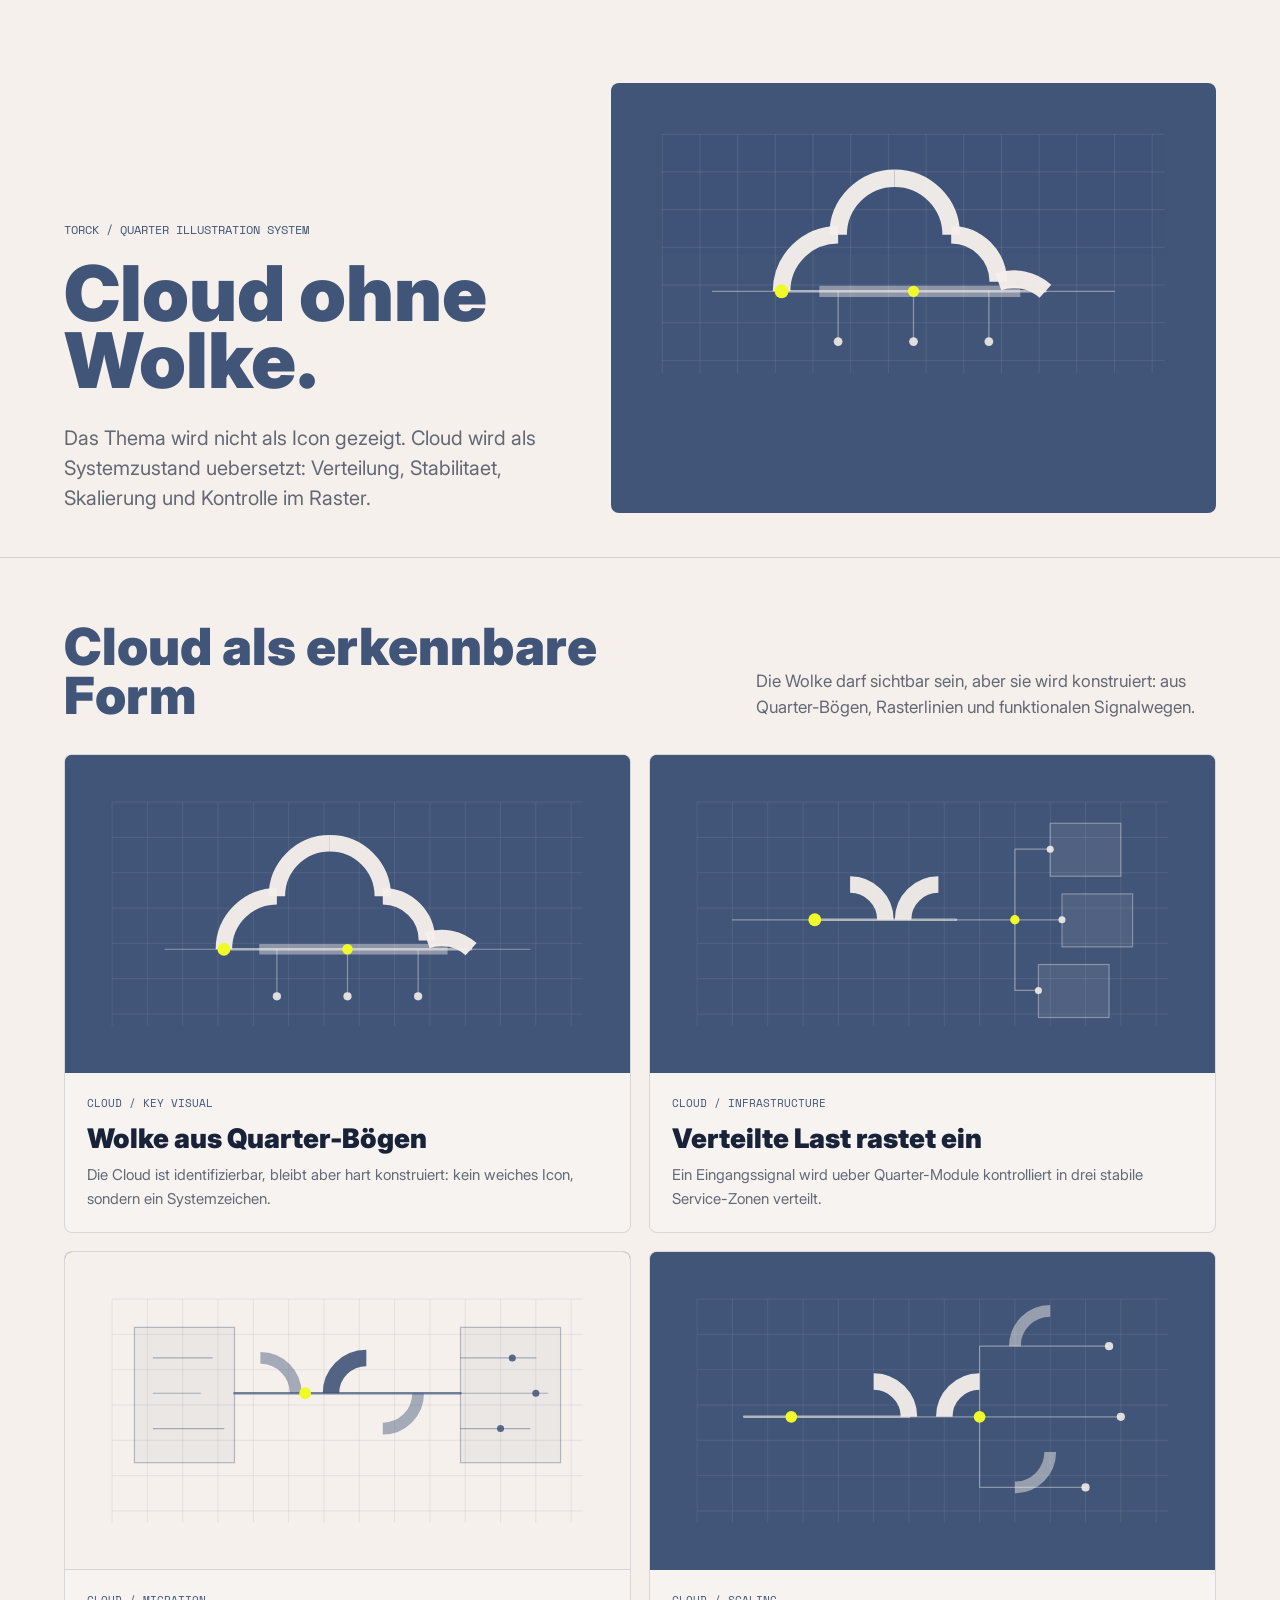
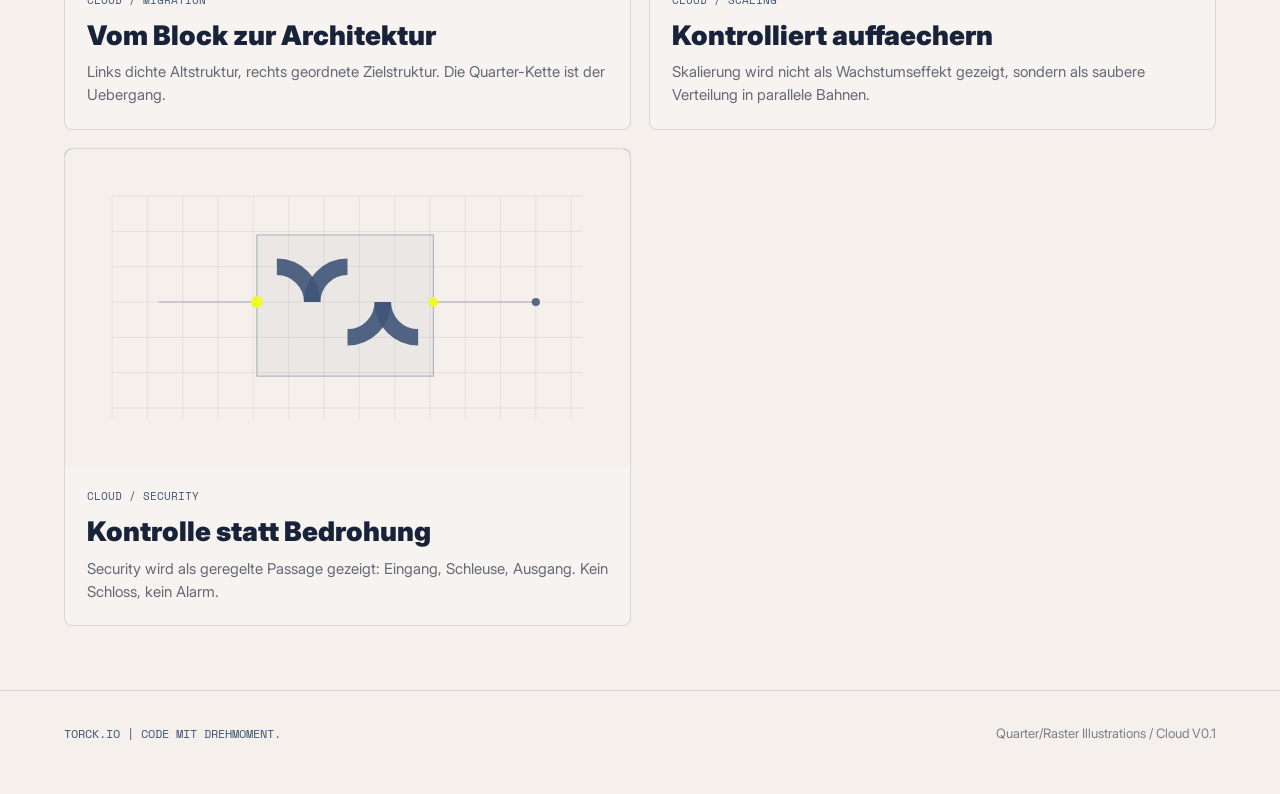
<file: torck_quarter_cloud_illustrations.html>
<!doctype html>
<html lang="de">
<head>
  <meta charset="utf-8">
  <meta name="viewport" content="width=device-width, initial-scale=1">
  <title>torck Quarter Cloud Illustrations</title>
  <style>
    @font-face {
      font-family: "Inter";
      src: url("Fonts/Inter_28pt-Regular.ttf") format("truetype");
      font-weight: 400;
    }

    @font-face {
      font-family: "Inter";
      src: url("Fonts/Inter_28pt-Black.ttf") format("truetype");
      font-weight: 900;
    }

    @font-face {
      font-family: "Space Mono";
      src: url("Fonts/SpaceMono-Regular.ttf") format("truetype");
      font-weight: 400;
    }

    :root {
      --slate: #415578;
      --yellow: #f0fa28;
      --cream: #f5f0eb;
      --ink: #182238;
      --muted: rgba(24, 34, 56, 0.66);
      --line: rgba(65, 85, 120, 0.18);
    }

    * {
      box-sizing: border-box;
    }

    body {
      margin: 0;
      min-height: 100vh;
      background: var(--cream);
      color: var(--ink);
      font-family: "Inter", Arial, sans-serif;
      letter-spacing: 0;
    }

    .page {
      min-height: 100vh;
    }

    .hero {
      min-height: 62vh;
      display: grid;
      grid-template-columns: minmax(0, 0.9fr) minmax(420px, 1.1fr);
      gap: 52px;
      align-items: end;
      padding: 56px 64px 44px;
      border-bottom: 1px solid var(--line);
    }

    .meta,
    .tag,
    .caption {
      font-family: "Space Mono", monospace;
    }

    .meta {
      color: var(--slate);
      font-size: 12px;
      text-transform: uppercase;
    }

    h1 {
      margin: 22px 0 0;
      max-width: 640px;
      color: var(--slate);
      font-size: clamp(52px, 6vw, 92px);
      line-height: 0.88;
      font-weight: 900;
    }

    .hero-copy {
      max-width: 590px;
      margin: 28px 0 0;
      color: var(--muted);
      font-size: 20px;
      line-height: 1.5;
    }

    .hero-visual {
      border-radius: 8px;
      overflow: hidden;
      background: var(--slate);
      min-height: 430px;
      border: 1px solid rgba(65, 85, 120, 0.18);
    }

    .section {
      padding: 64px;
      border-bottom: 1px solid var(--line);
    }

    .section-head {
      display: flex;
      align-items: end;
      justify-content: space-between;
      gap: 34px;
      margin-bottom: 34px;
    }

    h2 {
      margin: 0;
      max-width: 780px;
      color: var(--slate);
      font-size: clamp(36px, 4vw, 62px);
      line-height: 0.96;
      font-weight: 900;
    }

    .section-copy {
      max-width: 460px;
      margin: 0;
      color: var(--muted);
      font-size: 17px;
      line-height: 1.55;
    }

    .grid {
      display: grid;
      grid-template-columns: repeat(2, minmax(0, 1fr));
      gap: 18px;
    }

    .tile {
      overflow: hidden;
      border: 1px solid var(--line);
      border-radius: 8px;
      background: rgba(255, 255, 255, 0.24);
    }

    .visual {
      aspect-ratio: 16 / 9;
      background: var(--slate);
    }

    .tile-body {
      padding: 22px;
    }

    .tag {
      margin-bottom: 14px;
      color: var(--slate);
      font-size: 11px;
      text-transform: uppercase;
    }

    h3 {
      margin: 0 0 10px;
      color: var(--ink);
      font-size: 27px;
      line-height: 1.05;
      font-weight: 900;
    }

    .tile-body p {
      margin: 0;
      color: var(--muted);
      font-size: 15px;
      line-height: 1.55;
    }

    svg {
      display: block;
      width: 100%;
      height: 100%;
    }

    .bg {
      fill: var(--slate);
    }

    .cream-bg {
      fill: var(--cream);
    }

    .grid-line {
      stroke: var(--cream);
      stroke-width: 1;
      opacity: 0.15;
    }

    .grid-line-slate {
      stroke: var(--slate);
      stroke-width: 1;
      opacity: 0.16;
    }

    .cross {
      stroke: var(--cream);
      stroke-width: 1.5;
      opacity: 0.35;
    }

    .cross-slate {
      stroke: var(--slate);
      stroke-width: 1.5;
      opacity: 0.34;
    }

    .route {
      fill: none;
      stroke: var(--cream);
      stroke-width: 4;
      stroke-linecap: round;
      stroke-linejoin: round;
      opacity: 0.62;
    }

    .route-thin {
      fill: none;
      stroke: var(--cream);
      stroke-width: 2;
      stroke-linecap: round;
      stroke-linejoin: round;
      opacity: 0.42;
    }

    .route-slate {
      fill: none;
      stroke: var(--slate);
      stroke-width: 4;
      stroke-linecap: round;
      stroke-linejoin: round;
      opacity: 0.72;
    }

    .route-slate-thin {
      fill: none;
      stroke: var(--slate);
      stroke-width: 2;
      stroke-linecap: round;
      stroke-linejoin: round;
      opacity: 0.42;
    }

    .quarter {
      fill: none;
      stroke: var(--cream);
      stroke-width: 28;
      stroke-linecap: butt;
      opacity: 0.94;
    }

    .quarter-soft {
      fill: none;
      stroke: var(--cream);
      stroke-width: 20;
      stroke-linecap: butt;
      opacity: 0.48;
    }

    .quarter-slate {
      fill: none;
      stroke: var(--slate);
      stroke-width: 28;
      stroke-linecap: butt;
      opacity: 0.9;
    }

    .quarter-slate-soft {
      fill: none;
      stroke: var(--slate);
      stroke-width: 20;
      stroke-linecap: butt;
      opacity: 0.45;
    }

    .cloud-arc {
      fill: none;
      stroke: var(--cream);
      stroke-width: 28;
      stroke-linecap: butt;
      opacity: 0.96;
    }

    .cloud-arc-soft {
      fill: none;
      stroke: var(--cream);
      stroke-width: 18;
      stroke-linecap: butt;
      opacity: 0.42;
    }

    .cloud-arc-slate {
      fill: none;
      stroke: var(--slate);
      stroke-width: 28;
      stroke-linecap: butt;
      opacity: 0.92;
    }

    .impulse {
      fill: var(--yellow);
    }

    .node {
      fill: var(--cream);
      opacity: 0.88;
    }

    .node-slate {
      fill: var(--slate);
      opacity: 0.86;
    }

    .zone {
      fill: rgba(245, 240, 235, 0.08);
      stroke: rgba(245, 240, 235, 0.38);
      stroke-width: 2;
    }

    .zone-slate {
      fill: rgba(65, 85, 120, 0.06);
      stroke: rgba(65, 85, 120, 0.36);
      stroke-width: 2;
    }

    .footer {
      padding: 34px 64px 52px;
      display: flex;
      justify-content: space-between;
      gap: 20px;
      color: rgba(24, 34, 56, 0.55);
      font-size: 13px;
    }

    @media (max-width: 1040px) {
      .hero {
        grid-template-columns: 1fr;
      }

      .grid {
        grid-template-columns: 1fr;
      }
    }

    @media (max-width: 680px) {
      .hero,
      .section,
      .footer {
        padding-left: 22px;
        padding-right: 22px;
      }

      .section-head {
        display: block;
      }

      .section-copy {
        margin-top: 18px;
      }
    }
  </style>
</head>
<body>
  <main class="page">
    <section class="hero">
      <div>
        <div class="meta">torck / Quarter Illustration System</div>
        <h1>Cloud ohne Wolke.</h1>
        <p class="hero-copy">
          Das Thema wird nicht als Icon gezeigt. Cloud wird als Systemzustand uebersetzt:
          Verteilung, Stabilitaet, Skalierung und Kontrolle im Raster.
        </p>
      </div>

      <div class="hero-visual">
        <svg viewBox="0 0 960 540" role="img" aria-label="Cloud-Silhouette aus Quarter-Modulen im Raster">
          <rect class="bg" width="960" height="540"/>
          <g>
            <path class="grid-line" d="M80 80H880M80 140H880M80 200H880M80 260H880M80 320H880M80 380H880M80 440H880"/>
            <path class="grid-line" d="M80 80V460M140 80V460M200 80V460M260 80V460M320 80V460M380 80V460M440 80V460M500 80V460M560 80V460M620 80V460M680 80V460M740 80V460M800 80V460M860 80V460"/>
          </g>
          <g>
            <path class="route-thin" d="M160 330H270M690 330H800M480 330V410M360 330V410M600 330V410"/>
            <path class="route" d="M270 330H690"/>
            <path class="cloud-arc" d="M270 330A90 90 0 0 1 360 240"/>
            <path class="cloud-arc" d="M360 240A90 90 0 0 1 450 150"/>
            <path class="cloud-arc" d="M450 150A90 90 0 0 1 540 240"/>
            <path class="cloud-arc" d="M540 240A75 75 0 0 1 615 315"/>
            <path class="cloud-arc" d="M615 315A75 75 0 0 1 690 330"/>
            <path class="cloud-arc-soft" d="M330 330H650"/>
            <circle class="impulse" cx="270" cy="330" r="11"/>
            <circle class="impulse" cx="480" cy="330" r="9"/>
            <circle class="node" cx="360" cy="410" r="7"/>
            <circle class="node" cx="480" cy="410" r="7"/>
            <circle class="node" cx="600" cy="410" r="7"/>
          </g>
        </svg>
      </div>
    </section>

    <section class="section">
      <div class="section-head">
        <h2>Cloud als erkennbare Form</h2>
        <p class="section-copy">
          Die Wolke darf sichtbar sein, aber sie wird konstruiert: aus Quarter-Bögen, Rasterlinien und funktionalen Signalwegen.
        </p>
      </div>

      <div class="grid">
        <article class="tile">
          <div class="visual">
            <svg viewBox="0 0 960 540" role="img" aria-label="Erkennbare Cloud-Silhouette aus Quarter-Modulen">
              <rect class="bg" width="960" height="540"/>
              <g>
                <path class="grid-line" d="M80 80H880M80 140H880M80 200H880M80 260H880M80 320H880M80 380H880M80 440H880"/>
                <path class="grid-line" d="M80 80V460M140 80V460M200 80V460M260 80V460M320 80V460M380 80V460M440 80V460M500 80V460M560 80V460M620 80V460M680 80V460M740 80V460M800 80V460M860 80V460"/>
              </g>
              <g>
                <path class="route-thin" d="M170 330H270M690 330H790M360 330V410M480 330V410M600 330V410"/>
                <path class="route" d="M270 330H690"/>
                <path class="cloud-arc" d="M270 330A90 90 0 0 1 360 240"/>
                <path class="cloud-arc" d="M360 240A90 90 0 0 1 450 150"/>
                <path class="cloud-arc" d="M450 150A90 90 0 0 1 540 240"/>
                <path class="cloud-arc" d="M540 240A75 75 0 0 1 615 315"/>
                <path class="cloud-arc" d="M615 315A75 75 0 0 1 690 330"/>
                <path class="cloud-arc-soft" d="M330 330H650"/>
                <circle class="impulse" cx="270" cy="330" r="11"/>
                <circle class="impulse" cx="480" cy="330" r="9"/>
                <circle class="node" cx="360" cy="410" r="7"/>
                <circle class="node" cx="480" cy="410" r="7"/>
                <circle class="node" cx="600" cy="410" r="7"/>
              </g>
            </svg>
          </div>
          <div class="tile-body">
            <div class="tag">Cloud / Key Visual</div>
            <h3>Wolke aus Quarter-Bögen</h3>
            <p>Die Cloud ist identifizierbar, bleibt aber hart konstruiert: kein weiches Icon, sondern ein Systemzeichen.</p>
          </div>
        </article>

        <article class="tile">
          <div class="visual">
            <svg viewBox="0 0 960 540" role="img" aria-label="Cloud Infrastructure Illustration">
              <rect class="bg" width="960" height="540"/>
              <g>
                <path class="grid-line" d="M80 80H880M80 140H880M80 200H880M80 260H880M80 320H880M80 380H880M80 440H880"/>
                <path class="grid-line" d="M80 80V460M140 80V460M200 80V460M260 80V460M320 80V460M380 80V460M440 80V460M500 80V460M560 80V460M620 80V460M680 80V460M740 80V460M800 80V460M860 80V460"/>
              </g>
              <g>
                <rect class="zone" x="680" y="116" width="120" height="90" rx="0"/>
                <rect class="zone" x="700" y="236" width="120" height="90" rx="0"/>
                <rect class="zone" x="660" y="356" width="120" height="90" rx="0"/>
                <path class="route-thin" d="M140 280H280M520 280H620M620 280V160H680M620 280H700M620 280V400H660"/>
                <path class="route" d="M280 280H520"/>
                <path class="quarter" d="M340 220A60 60 0 0 1 400 280"/>
                <path class="quarter" d="M430 280A60 60 0 0 1 490 220"/>
                <circle class="impulse" cx="280" cy="280" r="11"/>
                <circle class="impulse" cx="620" cy="280" r="8"/>
                <circle class="node" cx="680" cy="160" r="6"/>
                <circle class="node" cx="700" cy="280" r="6"/>
                <circle class="node" cx="660" cy="400" r="6"/>
              </g>
            </svg>
          </div>
          <div class="tile-body">
            <div class="tag">Cloud / Infrastructure</div>
            <h3>Verteilte Last rastet ein</h3>
            <p>Ein Eingangssignal wird ueber Quarter-Module kontrolliert in drei stabile Service-Zonen verteilt.</p>
          </div>
        </article>

        <article class="tile">
          <div class="visual">
            <svg viewBox="0 0 960 540" role="img" aria-label="Cloud Migration Illustration">
              <rect class="cream-bg" width="960" height="540"/>
              <g>
                <path class="grid-line-slate" d="M80 80H880M80 140H880M80 200H880M80 260H880M80 320H880M80 380H880M80 440H880"/>
                <path class="grid-line-slate" d="M80 80V460M140 80V460M200 80V460M260 80V460M320 80V460M380 80V460M440 80V460M500 80V460M560 80V460M620 80V460M680 80V460M740 80V460M800 80V460M860 80V460"/>
              </g>
              <g>
                <rect class="zone-slate" x="118" y="128" width="170" height="230"/>
                <rect class="zone-slate" x="672" y="128" width="170" height="230"/>
                <path class="route-slate-thin" d="M150 180H250M150 240H230M150 300H270"/>
                <path class="route-slate" d="M288 240H672"/>
                <path class="route-slate-thin" d="M672 180H800M672 240H820M672 300H790"/>
                <path class="quarter-slate-soft" d="M332 180A60 60 0 0 1 392 240"/>
                <path class="quarter-slate" d="M452 240A60 60 0 0 1 512 180"/>
                <path class="quarter-slate-soft" d="M540 300A60 60 0 0 0 600 240"/>
                <circle class="impulse" cx="408" cy="240" r="10"/>
                <circle class="node-slate" cx="760" cy="180" r="6"/>
                <circle class="node-slate" cx="800" cy="240" r="6"/>
                <circle class="node-slate" cx="740" cy="300" r="6"/>
              </g>
            </svg>
          </div>
          <div class="tile-body">
            <div class="tag">Cloud / Migration</div>
            <h3>Vom Block zur Architektur</h3>
            <p>Links dichte Altstruktur, rechts geordnete Zielstruktur. Die Quarter-Kette ist der Uebergang.</p>
          </div>
        </article>

        <article class="tile">
          <div class="visual">
            <svg viewBox="0 0 960 540" role="img" aria-label="Cloud Scaling Illustration">
              <rect class="bg" width="960" height="540"/>
              <g>
                <path class="grid-line" d="M80 80H880M80 140H880M80 200H880M80 260H880M80 320H880M80 380H880M80 440H880"/>
                <path class="grid-line" d="M80 80V460M140 80V460M200 80V460M260 80V460M320 80V460M380 80V460M440 80V460M500 80V460M560 80V460M620 80V460M680 80V460M740 80V460M800 80V460M860 80V460"/>
              </g>
              <g>
                <path class="route" d="M160 280H440"/>
                <path class="route-thin" d="M440 280H560M560 280V160H780M560 280H800M560 280V400H740"/>
                <path class="quarter" d="M380 220A60 60 0 0 1 440 280"/>
                <path class="quarter" d="M500 280A60 60 0 0 1 560 220"/>
                <path class="quarter-soft" d="M620 160A60 60 0 0 1 680 100"/>
                <path class="quarter-soft" d="M620 400A60 60 0 0 0 680 340"/>
                <circle class="impulse" cx="240" cy="280" r="10"/>
                <circle class="impulse" cx="560" cy="280" r="10"/>
                <circle class="node" cx="780" cy="160" r="7"/>
                <circle class="node" cx="800" cy="280" r="7"/>
                <circle class="node" cx="740" cy="400" r="7"/>
              </g>
            </svg>
          </div>
          <div class="tile-body">
            <div class="tag">Cloud / Scaling</div>
            <h3>Kontrolliert auffaechern</h3>
            <p>Skalierung wird nicht als Wachstumseffekt gezeigt, sondern als saubere Verteilung in parallele Bahnen.</p>
          </div>
        </article>

        <article class="tile">
          <div class="visual">
            <svg viewBox="0 0 960 540" role="img" aria-label="Cloud Security Illustration">
              <rect class="cream-bg" width="960" height="540"/>
              <g>
                <path class="grid-line-slate" d="M80 80H880M80 140H880M80 200H880M80 260H880M80 320H880M80 380H880M80 440H880"/>
                <path class="grid-line-slate" d="M80 80V460M140 80V460M200 80V460M260 80V460M320 80V460M380 80V460M440 80V460M500 80V460M560 80V460M620 80V460M680 80V460M740 80V460M800 80V460M860 80V460"/>
              </g>
              <g>
                <rect class="zone-slate" x="326" y="146" width="300" height="240"/>
                <path class="route-slate-thin" d="M160 260H326M626 260H800"/>
                <path class="quarter-slate" d="M360 200A60 60 0 0 1 420 260"/>
                <path class="quarter-slate" d="M420 260A60 60 0 0 1 480 200"/>
                <path class="quarter-slate" d="M480 320A60 60 0 0 0 540 260"/>
                <path class="quarter-slate" d="M540 260A60 60 0 0 0 600 320"/>
                <circle class="impulse" cx="326" cy="260" r="10"/>
                <circle class="impulse" cx="626" cy="260" r="8"/>
                <circle class="node-slate" cx="800" cy="260" r="7"/>
              </g>
            </svg>
          </div>
          <div class="tile-body">
            <div class="tag">Cloud / Security</div>
            <h3>Kontrolle statt Bedrohung</h3>
            <p>Security wird als geregelte Passage gezeigt: Eingang, Schleuse, Ausgang. Kein Schloss, kein Alarm.</p>
          </div>
        </article>
      </div>
    </section>
  </main>

  <footer class="footer">
    <div class="meta">torck.io | Code mit Drehmoment.</div>
    <div>Quarter/Raster Illustrations / Cloud V0.1</div>
  </footer>
</body>
</html>
</file>
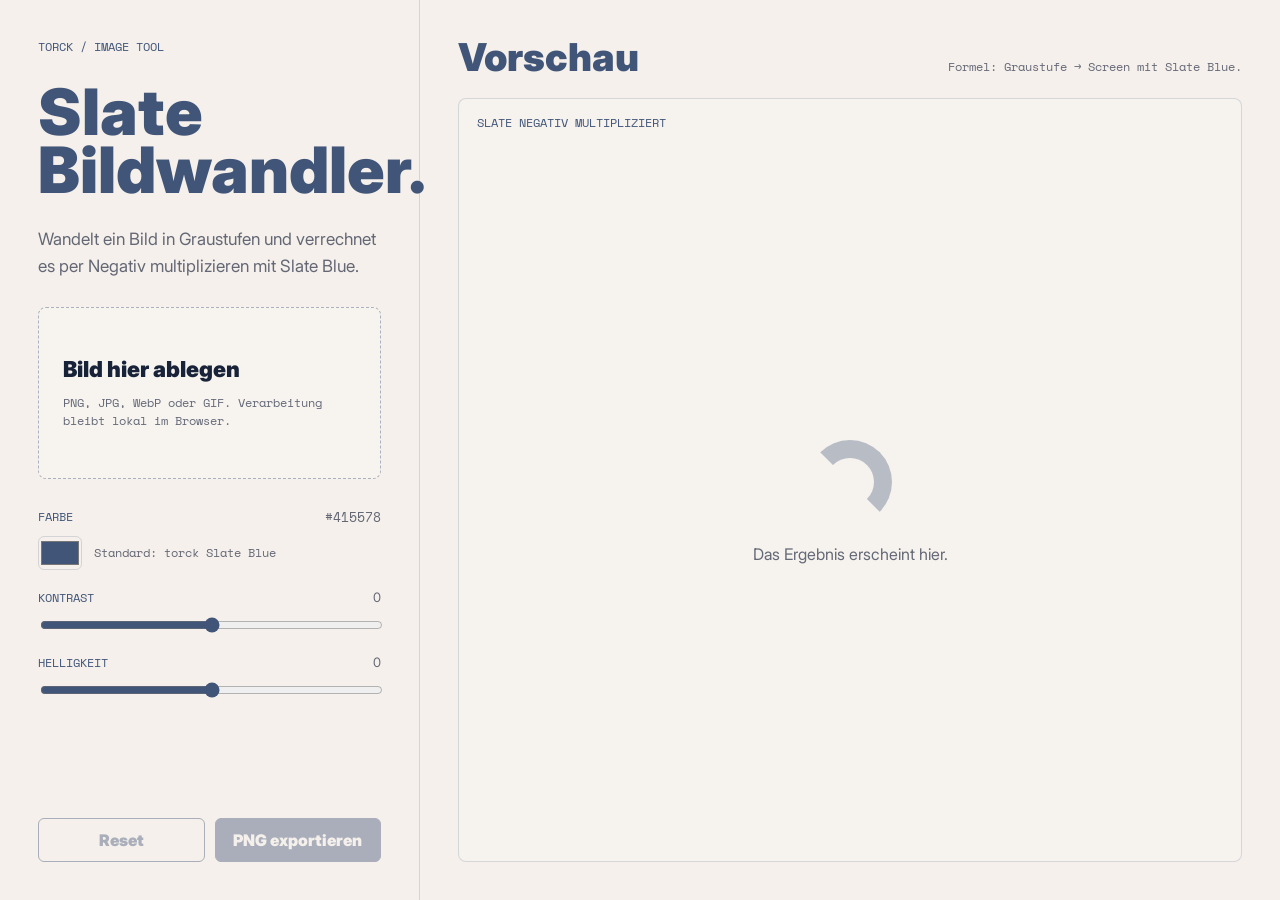
<file: torck_slate_image_tool.html>
<!doctype html>
<html lang="de">
<head>
  <meta charset="utf-8">
  <meta name="viewport" content="width=device-width, initial-scale=1">
  <title>torck Slate Image Tool</title>
  <style>
    @font-face {
      font-family: "Inter";
      src: url("Fonts/Inter_28pt-Regular.ttf") format("truetype");
      font-weight: 400;
    }

    @font-face {
      font-family: "Inter";
      src: url("Fonts/Inter_28pt-Black.ttf") format("truetype");
      font-weight: 900;
    }

    @font-face {
      font-family: "Space Mono";
      src: url("Fonts/SpaceMono-Regular.ttf") format("truetype");
      font-weight: 400;
    }

    :root {
      --slate: #415578;
      --yellow: #f0fa28;
      --cream: #f5f0eb;
      --ink: #182238;
      --muted: rgba(24, 34, 56, 0.66);
      --line: rgba(65, 85, 120, 0.18);
      --panel: rgba(255, 255, 255, 0.24);
    }

    * {
      box-sizing: border-box;
    }

    body {
      margin: 0;
      min-height: 100vh;
      font-family: "Inter", Arial, sans-serif;
      background: var(--cream);
      color: var(--ink);
      letter-spacing: 0;
    }

    button,
    input {
      font: inherit;
    }

    .app {
      min-height: 100vh;
      display: grid;
      grid-template-columns: minmax(320px, 420px) minmax(0, 1fr);
    }

    .sidebar {
      border-right: 1px solid var(--line);
      padding: 38px;
      display: flex;
      flex-direction: column;
      gap: 28px;
    }

    .meta,
    .label,
    .small,
    .drop-hint {
      font-family: "Space Mono", monospace;
    }

    .meta {
      color: var(--slate);
      font-size: 12px;
      text-transform: uppercase;
    }

    h1 {
      margin: 0;
      color: var(--slate);
      font-size: clamp(42px, 5vw, 66px);
      line-height: 0.9;
      font-weight: 900;
      max-width: 360px;
    }

    .intro {
      color: var(--muted);
      font-size: 17px;
      line-height: 1.55;
      margin: 0;
    }

    .dropzone {
      min-height: 172px;
      border: 1px dashed rgba(65, 85, 120, 0.42);
      border-radius: 8px;
      background: rgba(255, 255, 255, 0.26);
      padding: 24px;
      display: grid;
      align-content: center;
      gap: 12px;
      cursor: pointer;
      transition: border-color 160ms ease, background 160ms ease, transform 160ms ease;
    }

    .dropzone:hover,
    .dropzone.is-dragging {
      border-color: var(--slate);
      background: rgba(255, 255, 255, 0.44);
    }

    .dropzone.is-dragging {
      transform: translateY(-2px);
    }

    .drop-title {
      color: var(--ink);
      font-size: 22px;
      line-height: 1.15;
      font-weight: 900;
      margin: 0;
    }

    .drop-hint {
      color: var(--muted);
      font-size: 12px;
      line-height: 1.45;
      margin: 0;
    }

    .file-input {
      display: none;
    }

    .controls {
      display: grid;
      gap: 19px;
    }

    .control {
      display: grid;
      gap: 9px;
    }

    .control-row {
      display: flex;
      align-items: center;
      justify-content: space-between;
      gap: 18px;
    }

    .label {
      color: var(--slate);
      font-size: 12px;
      text-transform: uppercase;
    }

    .value {
      color: var(--muted);
      font-size: 13px;
      min-width: 52px;
      text-align: right;
    }

    input[type="range"] {
      width: 100%;
      accent-color: var(--slate);
    }

    .color-row {
      display: flex;
      align-items: center;
      gap: 12px;
    }

    input[type="color"] {
      width: 44px;
      height: 34px;
      padding: 0;
      border: 1px solid var(--line);
      background: transparent;
      border-radius: 6px;
    }

    .swatch-code {
      font-family: "Space Mono", monospace;
      color: var(--muted);
      font-size: 13px;
    }

    .actions {
      display: grid;
      grid-template-columns: 1fr 1fr;
      gap: 10px;
      margin-top: auto;
    }

    .button {
      min-height: 44px;
      border-radius: 6px;
      border: 1px solid var(--slate);
      background: var(--slate);
      color: var(--cream);
      cursor: pointer;
      font-weight: 900;
    }

    .button.secondary {
      background: transparent;
      color: var(--slate);
    }

    .button:disabled {
      opacity: 0.42;
      cursor: not-allowed;
    }

    .stage {
      min-width: 0;
      padding: 38px;
      display: grid;
      grid-template-rows: auto minmax(0, 1fr);
      gap: 22px;
    }

    .stage-head {
      display: flex;
      align-items: end;
      justify-content: space-between;
      gap: 24px;
    }

    h2 {
      margin: 0;
      color: var(--slate);
      font-size: clamp(28px, 3vw, 44px);
      line-height: 1;
      font-weight: 900;
    }

    .small {
      color: var(--muted);
      font-size: 12px;
      line-height: 1.5;
    }

    .preview-grid {
      min-height: 0;
      display: grid;
      grid-template-columns: minmax(0, 1fr);
      gap: 18px;
    }

    .preview {
      min-width: 0;
      min-height: 460px;
      border: 1px solid var(--line);
      border-radius: 8px;
      background: rgba(255, 255, 255, 0.18);
      display: grid;
      grid-template-rows: auto minmax(0, 1fr);
      overflow: hidden;
    }

    .preview-title {
      min-height: 46px;
      padding: 15px 18px 0;
      color: var(--slate);
      font-family: "Space Mono", monospace;
      font-size: 12px;
      text-transform: uppercase;
    }

    .canvas-wrap {
      min-height: 0;
      padding: 18px;
      display: grid;
      place-items: center;
    }

    canvas {
      max-width: 100%;
      max-height: 100%;
      width: auto;
      height: auto;
      border-radius: 6px;
      box-shadow: 0 18px 46px rgba(24, 34, 56, 0.16);
      background: var(--cream);
    }

    .empty {
      text-align: center;
      color: var(--muted);
      max-width: 320px;
      line-height: 1.5;
    }

    .empty-mark {
      width: 84px;
      height: 84px;
      margin: 0 auto 18px;
      border: 18px solid var(--slate);
      border-left-color: transparent;
      border-bottom-color: transparent;
      border-radius: 50%;
      opacity: 0.34;
    }

    .toast {
      position: fixed;
      left: 50%;
      bottom: 22px;
      transform: translateX(-50%) translateY(20px);
      padding: 12px 16px;
      border-radius: 999px;
      background: var(--ink);
      color: var(--cream);
      opacity: 0;
      pointer-events: none;
      transition: opacity 160ms ease, transform 160ms ease;
      font-size: 14px;
    }

    .toast.is-visible {
      opacity: 1;
      transform: translateX(-50%) translateY(0);
    }

    @media (max-width: 980px) {
      .app {
        grid-template-columns: 1fr;
      }

      .sidebar {
        border-right: 0;
        border-bottom: 1px solid var(--line);
      }

      .preview-grid {
        grid-template-columns: 1fr;
      }
    }

    @media (max-width: 620px) {
      .sidebar,
      .stage {
        padding: 22px;
      }

      .stage-head {
        display: block;
      }

      .small {
        margin-top: 12px;
      }

      .actions {
        grid-template-columns: 1fr;
      }

      .preview {
        min-height: 320px;
      }
    }
  </style>
</head>
<body>
  <main class="app">
    <aside class="sidebar">
      <div class="meta">torck / Image Tool</div>
      <h1>Slate Bildwandler.</h1>
      <p class="intro">
        Wandelt ein Bild in Graustufen und verrechnet es per Negativ multiplizieren mit Slate Blue.
      </p>

      <label class="dropzone" id="dropzone">
        <input class="file-input" id="fileInput" type="file" accept="image/*">
        <span class="drop-title">Bild hier ablegen</span>
        <span class="drop-hint">PNG, JPG, WebP oder GIF. Verarbeitung bleibt lokal im Browser.</span>
      </label>

      <section class="controls" aria-label="Bildregler">
        <div class="control">
          <div class="control-row">
            <label class="label" for="color">Farbe</label>
            <span class="swatch-code" id="colorValue">#415578</span>
          </div>
          <div class="color-row">
            <input id="color" type="color" value="#415578">
            <span class="small">Standard: torck Slate Blue</span>
          </div>
        </div>

        <div class="control">
          <div class="control-row">
            <label class="label" for="contrast">Kontrast</label>
            <span class="value" id="contrastValue">0</span>
          </div>
          <input id="contrast" type="range" min="-50" max="50" value="0">
        </div>

        <div class="control">
          <div class="control-row">
            <label class="label" for="brightness">Helligkeit</label>
            <span class="value" id="brightnessValue">0</span>
          </div>
          <input id="brightness" type="range" min="-50" max="50" value="0">
        </div>
      </section>

      <div class="actions">
        <button class="button secondary" id="resetButton" type="button" disabled>Reset</button>
        <button class="button" id="downloadButton" type="button" disabled>PNG exportieren</button>
      </div>
    </aside>

    <section class="stage">
      <div class="stage-head">
        <h2>Vorschau</h2>
        <div class="small">Formel: Graustufe → Screen mit Slate Blue.</div>
      </div>

      <div class="preview-grid">
        <div class="preview">
          <div class="preview-title">Slate Negativ multipliziert</div>
          <div class="canvas-wrap">
            <canvas id="sourceCanvas" hidden></canvas>
            <canvas id="resultCanvas" hidden></canvas>
            <div class="empty" id="resultEmpty">
              <div class="empty-mark"></div>
              Das Ergebnis erscheint hier.
            </div>
          </div>
        </div>
      </div>
    </section>
  </main>

  <div class="toast" id="toast">Bild verarbeitet</div>

  <script>
    const fileInput = document.getElementById("fileInput");
    const dropzone = document.getElementById("dropzone");
    const sourceCanvas = document.getElementById("sourceCanvas");
    const resultCanvas = document.getElementById("resultCanvas");
    const resultEmpty = document.getElementById("resultEmpty");
    const downloadButton = document.getElementById("downloadButton");
    const resetButton = document.getElementById("resetButton");
    const colorInput = document.getElementById("color");
    const colorValue = document.getElementById("colorValue");
    const contrastInput = document.getElementById("contrast");
    const contrastValue = document.getElementById("contrastValue");
    const brightnessInput = document.getElementById("brightness");
    const brightnessValue = document.getElementById("brightnessValue");
    const toast = document.getElementById("toast");

    let image = null;
    let fileStem = "torck-slate-image";

    function clamp(value) {
      return Math.max(0, Math.min(255, value));
    }

    function hexToRgb(hex) {
      const normalized = hex.replace("#", "");
      return {
        r: parseInt(normalized.slice(0, 2), 16),
        g: parseInt(normalized.slice(2, 4), 16),
        b: parseInt(normalized.slice(4, 6), 16)
      };
    }

    function screenBlend(base, blend) {
      return 255 - ((255 - base) * (255 - blend)) / 255;
    }

    function fitCanvasToImage(canvas, img) {
      const maxSide = 2400;
      const scale = Math.min(1, maxSide / Math.max(img.naturalWidth, img.naturalHeight));
      canvas.width = Math.round(img.naturalWidth * scale);
      canvas.height = Math.round(img.naturalHeight * scale);
    }

    function drawSource() {
      const ctx = sourceCanvas.getContext("2d");
      fitCanvasToImage(sourceCanvas, image);
      ctx.clearRect(0, 0, sourceCanvas.width, sourceCanvas.height);
      ctx.drawImage(image, 0, 0, sourceCanvas.width, sourceCanvas.height);
    }

    function processImage() {
      if (!image) return;

      drawSource();
      resultCanvas.width = sourceCanvas.width;
      resultCanvas.height = sourceCanvas.height;

      const sourceCtx = sourceCanvas.getContext("2d");
      const resultCtx = resultCanvas.getContext("2d");
      const imageData = sourceCtx.getImageData(0, 0, sourceCanvas.width, sourceCanvas.height);
      const data = imageData.data;
      const slate = hexToRgb(colorInput.value);
      const contrast = Number(contrastInput.value);
      const brightness = Number(brightnessInput.value);
      const contrastFactor = (259 * (contrast + 255)) / (255 * (259 - contrast));

      for (let index = 0; index < data.length; index += 4) {
        const red = data[index];
        const green = data[index + 1];
        const blue = data[index + 2];
        let gray = 0.2126 * red + 0.7152 * green + 0.0722 * blue;

        gray = contrastFactor * (gray - 128) + 128 + brightness;
        gray = clamp(gray);

        const screenR = screenBlend(slate.r, gray);
        const screenG = screenBlend(slate.g, gray);
        const screenB = screenBlend(slate.b, gray);

        data[index] = clamp(screenR);
        data[index + 1] = clamp(screenG);
        data[index + 2] = clamp(screenB);
      }

      resultCtx.putImageData(imageData, 0, 0);
      resultCanvas.hidden = false;
      resultEmpty.hidden = true;
      downloadButton.disabled = false;
      resetButton.disabled = false;
      updateLabels();
    }

    function updateLabels() {
      colorValue.textContent = colorInput.value.toUpperCase();
      contrastValue.textContent = contrastInput.value;
      brightnessValue.textContent = brightnessInput.value;
    }

    function showToast(message) {
      toast.textContent = message;
      toast.classList.add("is-visible");
      window.setTimeout(() => toast.classList.remove("is-visible"), 1400);
    }

    function loadFile(file) {
      if (!file || !file.type.startsWith("image/")) {
        showToast("Bitte ein Bild auswählen");
        return;
      }

      fileStem = file.name.replace(/\.[^.]+$/, "").replace(/[^a-z0-9-_]+/gi, "-").toLowerCase() || "torck-slate-image";
      const reader = new FileReader();
      reader.onload = () => {
        const nextImage = new Image();
        nextImage.onload = () => {
          image = nextImage;
          processImage();
          showToast("Bild verarbeitet");
        };
        nextImage.src = reader.result;
      };
      reader.readAsDataURL(file);
    }

    fileInput.addEventListener("change", (event) => {
      loadFile(event.target.files[0]);
    });

    dropzone.addEventListener("dragover", (event) => {
      event.preventDefault();
      dropzone.classList.add("is-dragging");
    });

    dropzone.addEventListener("dragleave", () => {
      dropzone.classList.remove("is-dragging");
    });

    dropzone.addEventListener("drop", (event) => {
      event.preventDefault();
      dropzone.classList.remove("is-dragging");
      loadFile(event.dataTransfer.files[0]);
    });

    [colorInput, contrastInput, brightnessInput].forEach((input) => {
      input.addEventListener("input", () => {
        updateLabels();
        processImage();
      });
    });

    resetButton.addEventListener("click", () => {
      colorInput.value = "#415578";
      contrastInput.value = "0";
      brightnessInput.value = "0";
      updateLabels();
      processImage();
    });

    downloadButton.addEventListener("click", () => {
      if (!image) return;
      const link = document.createElement("a");
      link.download = `${fileStem}-slate-screen.png`;
      link.href = resultCanvas.toDataURL("image/png");
      link.click();
    });

    updateLabels();
  </script>
</body>
</html>
</file>
<file: torck_loop_embed/torck-loop.css>
@font-face {
  font-family: "Space Mono";
  src: url("assets/fonts/SpaceMono-Regular.ttf") format("truetype");
  font-weight: 400;
}

:root {
  --torck-blue: #415578;
  --torck-ink: #172033;
  --torck-yellow: #f0fa28;
  --torck-cream: #f5f0eb;
}

.torck-loop-demo {
  min-height: 100svh;
}

.torck-loop {
  position: relative;
  min-height: 100svh;
  isolation: isolate;
  overflow: hidden;
  background: var(--torck-cream);
  perspective: 1300px;
  transition: background 320ms ease;
}

.torck-loop.is-slate {
  background: var(--torck-blue);
}

.torck-loop__stage {
  position: absolute;
  left: 50%;
  top: 47%;
  width: min(1220px, 118vw);
  aspect-ratio: 220.48 / 142.59;
  transform: translate(-50%, -50%);
  transform-style: preserve-3d;
  cursor: grab;
  user-select: none;
  touch-action: none;
}

.torck-loop__stage:active {
  cursor: grabbing;
}

.torck-loop__object {
  position: absolute;
  inset: 0;
  transform-style: preserve-3d;
  animation: torckLoopTurn 14000ms cubic-bezier(.45, 0, .25, 1) infinite alternate;
  will-change: transform;
}

.torck-loop__layer {
  position: absolute;
  inset: 0;
  overflow: visible;
  transform-style: preserve-3d;
}

.torck-loop__layer svg {
  width: 100%;
  height: 100%;
  display: block;
  overflow: visible;
}

.torck-loop__layer path {
  fill: var(--torck-blue);
  stroke: transparent;
  stroke-width: 0;
  vector-effect: non-scaling-stroke;
  transition: fill 260ms ease, stroke 260ms ease, opacity 260ms ease;
}

.torck-loop__layer--side path {
  fill: #2f3f5d;
}

.torck-loop__layer--front path {
  fill: rgba(65, 85, 120, 0.9);
}

.torck-loop.is-slate .torck-loop__layer path {
  fill: var(--torck-yellow);
}

.torck-loop.is-slate .torck-loop__layer--side path {
  fill: #c7d30d;
}

.torck-loop.is-slate .torck-loop__layer--front path {
  fill: rgba(240, 250, 40, 0.94);
}

.torck-loop.is-outline .torck-loop__layer {
  opacity: 0 !important;
}

.torck-loop.is-outline .torck-loop__layer--side path {
  fill: transparent;
  stroke: rgba(23, 32, 51, 0.34);
  stroke-width: 1.25;
}

.torck-loop.is-outline .torck-loop__layer--wire {
  opacity: 1 !important;
}

.torck-loop.is-outline .torck-loop__layer--back path {
  stroke: rgba(23, 32, 51, 0.28);
  stroke-width: 1.15;
}

.torck-loop.is-outline .torck-loop__layer--front {
  opacity: 1 !important;
}

.torck-loop.is-outline .torck-loop__layer--front path {
  fill: transparent;
  stroke: var(--torck-ink);
  stroke-width: 1.55;
}

.torck-loop.is-slate.is-outline .torck-loop__layer--side path {
  stroke: rgba(240, 250, 40, 0.34);
}

.torck-loop.is-slate.is-outline .torck-loop__layer--back path {
  stroke: rgba(240, 250, 40, 0.28);
}

.torck-loop.is-slate.is-outline .torck-loop__layer--front path {
  stroke: var(--torck-yellow);
}

.torck-loop.is-slate.is-loop-cream .torck-loop__layer path {
  fill: var(--torck-cream);
}

.torck-loop.is-slate.is-loop-cream .torck-loop__layer--side path {
  fill: #d6d0c9;
}

.torck-loop.is-slate.is-loop-cream .torck-loop__layer--front path {
  fill: rgba(245, 240, 235, 0.94);
}

.torck-loop.is-slate.is-loop-cream.is-outline .torck-loop__layer--side path {
  stroke: rgba(245, 240, 235, 0.36);
}

.torck-loop.is-slate.is-loop-cream.is-outline .torck-loop__layer--back path {
  stroke: rgba(245, 240, 235, 0.28);
}

.torck-loop.is-slate.is-loop-cream.is-outline .torck-loop__layer--front path {
  stroke: var(--torck-cream);
}

.torck-loop.is-outline .torck-loop__layer path,
.torck-loop.is-slate.is-loop-cream.is-outline .torck-loop__layer path {
  fill: transparent;
}

.torck-loop__controls {
  position: absolute;
  left: 50%;
  bottom: clamp(18px, 3vw, 34px);
  z-index: 3;
  transform: translateX(-50%);
  display: flex;
  align-items: center;
  gap: 10px;
}

.torck-loop__color-controls,
.torck-loop__loop-color-controls {
  display: flex;
  gap: 10px;
}

.torck-loop__loop-color-controls {
  display: none;
}

.torck-loop.is-slate .torck-loop__loop-color-controls {
  display: flex;
}

.torck-loop button {
  width: 44px;
  height: 44px;
  border: 1px solid rgba(65, 85, 120, 0.34);
  border-radius: 999px;
  background: rgba(245, 240, 235, 0.52);
  color: var(--torck-blue);
  display: grid;
  place-items: center;
  cursor: pointer;
  box-shadow: none;
  transition: transform 160ms ease, border-color 160ms ease, background 160ms ease;
}

.torck-loop button:hover {
  transform: translateY(-2px);
  border-color: currentColor;
}

.torck-loop button[aria-pressed="true"] {
  border-color: currentColor;
  background: rgba(245, 240, 235, 0.62);
}

.torck-loop.is-slate button {
  border-color: rgba(23, 32, 51, 0.28);
  color: var(--torck-ink);
  background: rgba(245, 240, 235, 0.52);
}

.torck-loop__mode-button {
  width: auto !important;
  min-width: 112px;
  border-radius: 6px !important;
  margin-left: 4px;
  padding: 0 14px;
  font: 400 12px/1 "Space Mono", monospace;
  text-transform: uppercase;
}

.torck-loop__mode-button[aria-pressed="true"] {
  background: var(--torck-ink) !important;
  color: var(--torck-cream);
  border-color: var(--torck-ink) !important;
}

.torck-loop.is-slate .torck-loop__mode-button[aria-pressed="true"] {
  background: var(--torck-yellow) !important;
  color: var(--torck-ink);
  border-color: var(--torck-yellow) !important;
}

.torck-loop__swatch {
  width: 20px;
  height: 20px;
  border-radius: 999px;
  border: 1px solid rgba(23, 32, 51, 0.24);
}

.torck-loop__swatch--cream {
  background: var(--torck-cream);
}

.torck-loop__swatch--slate {
  background: var(--torck-blue);
}

.torck-loop__swatch--yellow {
  background: var(--torck-yellow);
}

@keyframes torckLoopTurn {
  0% { transform: rotateX(60deg) rotateY(-25deg) rotateZ(-3deg); }
  45% { transform: rotateX(54deg) rotateY(10deg) rotateZ(1deg); }
  100% { transform: rotateX(63deg) rotateY(31deg) rotateZ(4deg); }
}

@media (max-width: 720px) {
  .torck-loop__stage {
    left: 50%;
    top: 46%;
    width: 168vw;
  }

  .torck-loop__controls {
    bottom: 18px;
  }
}
</file>
<file: torck_playground_embed/torck-playground.css>
@font-face {
  font-family: "Inter";
  src: url("assets/fonts/Inter_28pt-Regular.ttf") format("truetype");
  font-weight: 400;
}

@font-face {
  font-family: "Inter";
  src: url("assets/fonts/Inter_28pt-Black.ttf") format("truetype");
  font-weight: 900;
}

@font-face {
  font-family: "Space Mono";
  src: url("assets/fonts/SpaceMono-Regular.ttf") format("truetype");
  font-weight: 400;
}

:root {
  --torck-slate: #415578;
  --torck-yellow: #f0fa28;
  --torck-cream: #f5f0eb;
}

* {
  box-sizing: border-box;
}

html,
body {
  margin: 0;
  min-height: 100%;
}

body {
  background: var(--torck-active-bg, var(--torck-slate));
  transition: background 520ms ease;
}

.torck-playground {
  min-height: 100svh;
  display: flex;
  flex-direction: column;
  justify-content: center;
  gap: clamp(18px, 2.5vw, 34px);
  padding: clamp(20px, 3vw, 40px);
  overflow: hidden;
  position: relative;
  background: var(--torck-active-bg, var(--torck-slate));
  transition: background 520ms ease;
}

.torck-playground__frame {
  position: relative;
  width: min(100%, 1380px);
  aspect-ratio: 16 / 10;
  overflow: hidden;
  margin: 0 auto;
  --torck-motion-w: min(100vw - 40px, 1380px);
  --torck-grid-unit: calc(var(--torck-motion-w) / 12);
}

.torck-playground__copy {
  position: absolute;
  z-index: 3;
  left: var(--torck-copy-left, calc(var(--torck-grid-unit) * 1));
  right: var(--torck-copy-right, auto);
  top: var(--torck-copy-top, calc(var(--torck-grid-unit) * 1.2));
  bottom: var(--torck-copy-bottom, auto);
  width: calc(var(--torck-grid-unit) * 10);
  color: var(--torck-cream);
  pointer-events: none;
  transition:
    left 760ms cubic-bezier(.58, 0, .14, 1),
    right 760ms cubic-bezier(.58, 0, .14, 1),
    top 760ms cubic-bezier(.58, 0, .14, 1),
    bottom 760ms cubic-bezier(.58, 0, .14, 1),
    transform 760ms cubic-bezier(.58, 0, .14, 1);
}

.torck-playground__copy::before {
  content: "";
  float: right;
  width: calc(var(--torck-grid-unit) * 2.35);
  height: calc(var(--torck-grid-unit) * 2.35);
  margin-top: calc(var(--torck-grid-unit) * 1.2);
  margin-left: calc(var(--torck-grid-unit) * 0.25);
  shape-outside: circle(50%);
  border-radius: 50%;
}

.torck-playground__text-flow {
  display: flow-root;
}

.torck-playground__headline,
.torck-playground__subline {
  pointer-events: auto;
  outline: none;
}

.torck-playground__headline {
  font-family: "Inter", system-ui, sans-serif;
  font-size: clamp(46px, 7vw, 96px);
  line-height: 0.82;
  font-weight: 900;
  letter-spacing: 0;
  text-transform: uppercase;
  font-variant-caps: all-small-caps;
  margin: 0;
  max-width: 100%;
  color: var(--torck-active-headline, var(--torck-cream));
}

.torck-playground__subline {
  display: inline-block;
  width: auto;
  max-width: calc(var(--torck-grid-unit) * 8);
  background: var(--torck-yellow);
  color: var(--torck-slate);
  font-family: "Space Mono", monospace;
  font-size: clamp(16px, 1.9vw, 26px);
  line-height: 1.08;
  font-weight: 400;
  letter-spacing: 0.01em;
  margin-top: clamp(22px, 3.2vw, 36px);
  padding: 0.08em 0.22em 0.14em;
  box-decoration-break: clone;
  -webkit-box-decoration-break: clone;
  white-space: nowrap;
  overflow: visible;
}

.torck-playground__copy.is-center .torck-playground__subline {
  margin-left: auto;
  margin-right: auto;
}

.torck-playground__copy.is-right .torck-playground__subline {
  margin-left: auto;
}

.torck-playground__subline br {
  display: none;
}

.torck-playground__headline:focus,
.torck-playground__subline:focus {
  text-shadow: 0 0 0.01px currentColor;
}

.torck-playground__motion {
  width: 100%;
  height: 100%;
  aspect-ratio: 16 / 10;
  overflow: visible;
}

.torck-playground__grid-plus {
  stroke: var(--torck-active-grid, var(--torck-yellow));
  stroke-width: 1.8;
  stroke-linecap: square;
  opacity: 0.82;
}

.torck-playground__quarter {
  transform-box: fill-box;
  transform-origin: 50% 50%;
  opacity: 0;
  transition:
    transform 980ms cubic-bezier(.58, 0, .14, 1),
    opacity 360ms ease;
}

.torck-playground__quarter path {
  fill: none;
  stroke: var(--torck-active-quarter, var(--torck-yellow));
  stroke-width: 2.1;
  stroke-linecap: square;
  stroke-linejoin: miter;
  vector-effect: non-scaling-stroke;
}

.torck-playground__quarter .fill {
  fill: var(--torck-active-quarter, var(--torck-yellow));
  stroke: none;
  opacity: 0.98;
}

.torck-playground__quarter.visible {
  opacity: 1;
}

.torck-playground__quarter.final {
  opacity: 0.78;
}

.torck-playground__quarter.final:nth-child(3n + 1) {
  opacity: 1;
}

.torck-playground__quarters.spinning {
  transform-box: view-box;
  transform-origin: var(--torck-spin-x, 646px) var(--torck-spin-y, 310px);
  animation: torck-ring-spin 5600ms linear infinite;
}

@keyframes torck-ring-spin {
  from { transform: rotate(0deg); }
  to { transform: rotate(360deg); }
}

.torck-playground__status {
  font-family: "Space Mono", monospace;
  fill: var(--torck-active-status, rgba(240, 250, 40, 0.56));
  font-size: 12px;
  letter-spacing: 0.15em;
}

.torck-playground__controls {
  display: flex;
  justify-content: center;
  align-items: center;
  min-height: 46px;
}

.torck-playground__button {
  height: 46px;
  padding: 0 22px;
  border-radius: 0;
  border: 1px solid var(--torck-yellow);
  background: var(--torck-yellow);
  color: var(--torck-slate);
  font: 400 13px/1 "Space Mono", monospace;
  letter-spacing: 0.06em;
  text-transform: uppercase;
  display: inline-flex;
  align-items: center;
  cursor: pointer;
}

@media (max-width: 980px) {
  .torck-playground {
    padding: 18px 14px 28px;
  }

  .torck-playground__frame {
    width: 112vw;
    margin-left: -6vw;
    --torck-motion-w: 112vw;
  }

  .torck-playground__copy {
    width: 88%;
  }

  .torck-playground__copy::before {
    width: calc(var(--torck-grid-unit) * 2.1);
    height: calc(var(--torck-grid-unit) * 2.1);
    margin-top: calc(var(--torck-grid-unit) * 1.35);
  }

  .torck-playground__headline {
    font-size: clamp(40px, 13vw, 62px);
  }

  .torck-playground__subline {
    font-size: clamp(15px, 4.5vw, 21px);
    margin-top: 18px;
  }
}

@media (prefers-reduced-motion: reduce) {
  .torck-playground__quarter {
    transition: none;
  }

  .torck-playground__quarters.spinning {
    animation: none;
  }
}
</file>
